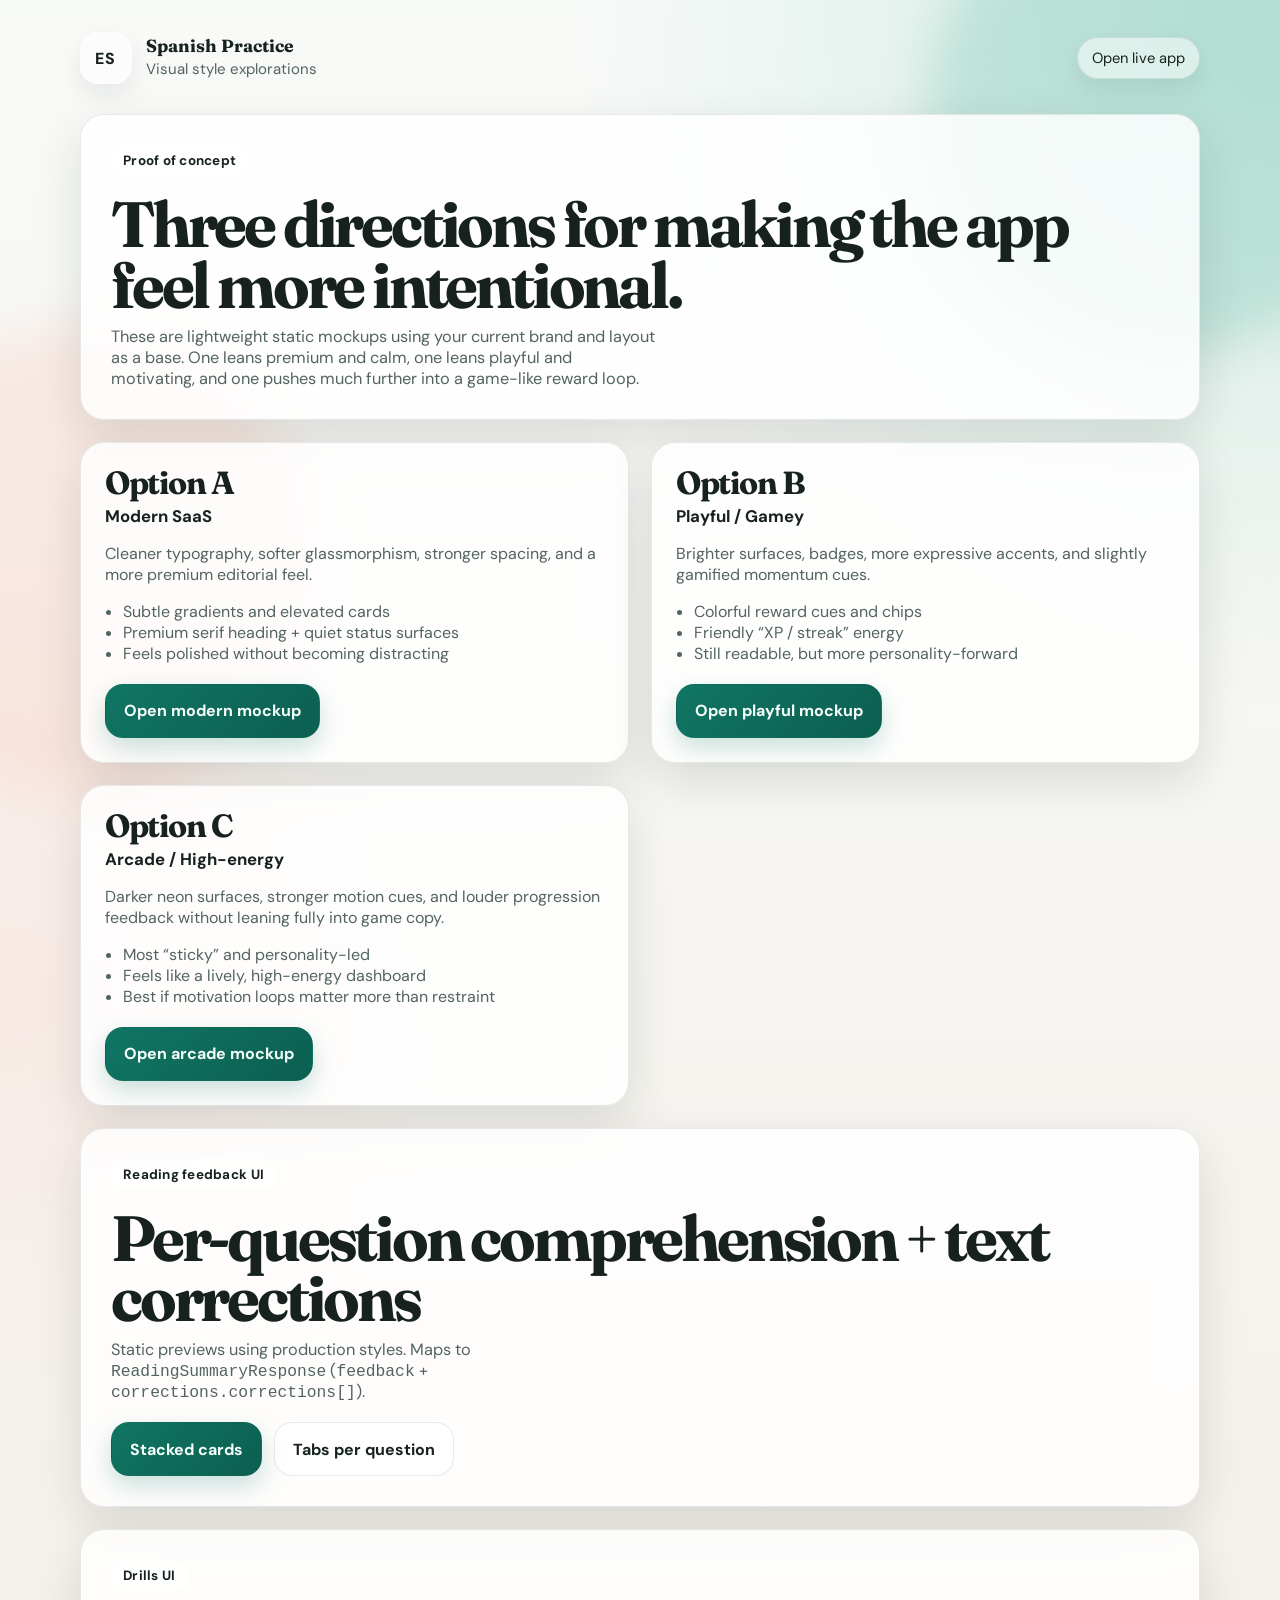
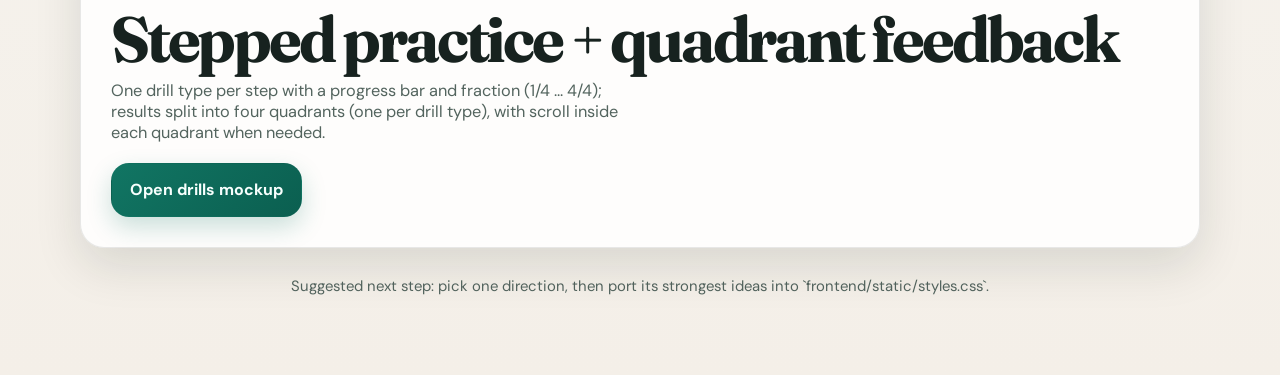
<file: frontend/static/mockups/index.html>
<!DOCTYPE html>
<html lang="en">
  <head>
    <meta charset="utf-8" />
    <meta name="viewport" content="width=device-width, initial-scale=1" />
    <title>Spanish Practice Style Lab</title>
    <link rel="icon" type="image/png" href="/static/favicon.png" />
    <link rel="stylesheet" href="../style-lab.css" />
    <link
      rel="stylesheet"
      href="https://fonts.googleapis.com/css2?family=DM+Sans:ital,opsz,wght@0,9..40,400;0,9..40,500;0,9..40,600;0,9..40,700&family=Fraunces:opsz,wght@9..144,500;9..144,600;9..144,700&display=swap"
    />
  </head>
  <body class="lab-page theme-modern">
    <main class="lab-shell">
      <div class="lab-topbar">
        <div class="brand-wrap">
          <div class="brand-mark">ES</div>
          <div>
            <p class="brand-title">Spanish Practice</p>
            <p class="brand-subtitle">Visual style explorations</p>
          </div>
        </div>
        <div class="top-links">
          <a class="pill-link" href="/">Open live app</a>
        </div>
      </div>

      <section class="panel hero-panel">
        <span class="eyebrow">Proof of concept</span>
        <h1 class="hero-title">Three directions for making the app feel more intentional.</h1>
        <p class="hero-copy">
          These are lightweight static mockups using your current brand and layout as a base.
          One leans premium and calm, one leans playful and motivating, and one pushes much
          further into a game-like reward loop.
        </p>
      </section>

      <section class="choice-grid" style="margin-top: 22px">
        <article class="panel choice-card">
          <h2>Option A</h2>
          <h3>Modern SaaS</h3>
          <p class="muted">
            Cleaner typography, softer glassmorphism, stronger spacing, and a more premium
            editorial feel.
          </p>
          <ul>
            <li>Subtle gradients and elevated cards</li>
            <li>Premium serif heading + quiet status surfaces</li>
            <li>Feels polished without becoming distracting</li>
          </ul>
          <div class="btn-row">
            <a class="btn btn-primary" href="./modern.html">Open modern mockup</a>
          </div>
        </article>

        <article class="panel choice-card">
          <h2>Option B</h2>
          <h3>Playful / Gamey</h3>
          <p class="muted">
            Brighter surfaces, badges, more expressive accents, and slightly gamified momentum
            cues.
          </p>
          <ul>
            <li>Colorful reward cues and chips</li>
            <li>Friendly “XP / streak” energy</li>
            <li>Still readable, but more personality-forward</li>
          </ul>
          <div class="btn-row">
            <a class="btn btn-primary" href="./playful.html">Open playful mockup</a>
          </div>
        </article>

        <article class="panel choice-card">
          <h2>Option C</h2>
          <h3>Arcade / High-energy</h3>
          <p class="muted">
            Darker neon surfaces, stronger motion cues, and louder progression feedback without
            leaning fully into game copy.
          </p>
          <ul>
            <li>Most “sticky” and personality-led</li>
            <li>Feels like a lively, high-energy dashboard</li>
            <li>Best if motivation loops matter more than restraint</li>
          </ul>
          <div class="btn-row">
            <a class="btn btn-primary" href="./arcade.html">Open arcade mockup</a>
          </div>
        </article>
      </section>

      <section class="panel hero-panel" style="margin-top: 22px">
        <span class="eyebrow">Reading feedback UI</span>
        <h2 class="hero-title">Per-question comprehension + text corrections</h2>
        <p class="hero-copy">
          Static previews using production styles. Maps to
          <code>ReadingSummaryResponse</code> (<code>feedback</code> + <code>corrections.corrections[]</code>).
        </p>
        <div class="btn-row">
          <a class="btn btn-primary" href="./reading-results-cards.html">Stacked cards</a>
          <a class="btn btn-secondary" href="./reading-results-tabs.html">Tabs per question</a>
        </div>
      </section>

      <section class="panel hero-panel" style="margin-top: 22px">
        <span class="eyebrow">Drills UI</span>
        <h2 class="hero-title">Stepped practice + quadrant feedback</h2>
        <p class="hero-copy">
          One drill type per step with a progress bar and fraction (1/4 … 4/4); results split into four
          quadrants (one per drill type), with scroll inside each quadrant when needed.
        </p>
        <div class="btn-row">
          <a class="btn btn-primary" href="./drills-wizard-feedback-grid.html">Open drills mockup</a>
        </div>
      </section>

      <p class="footer-note">
        Suggested next step: pick one direction, then port its strongest ideas into
        `frontend/static/styles.css`.
      </p>
    </main>
  </body>
</html>
</file>
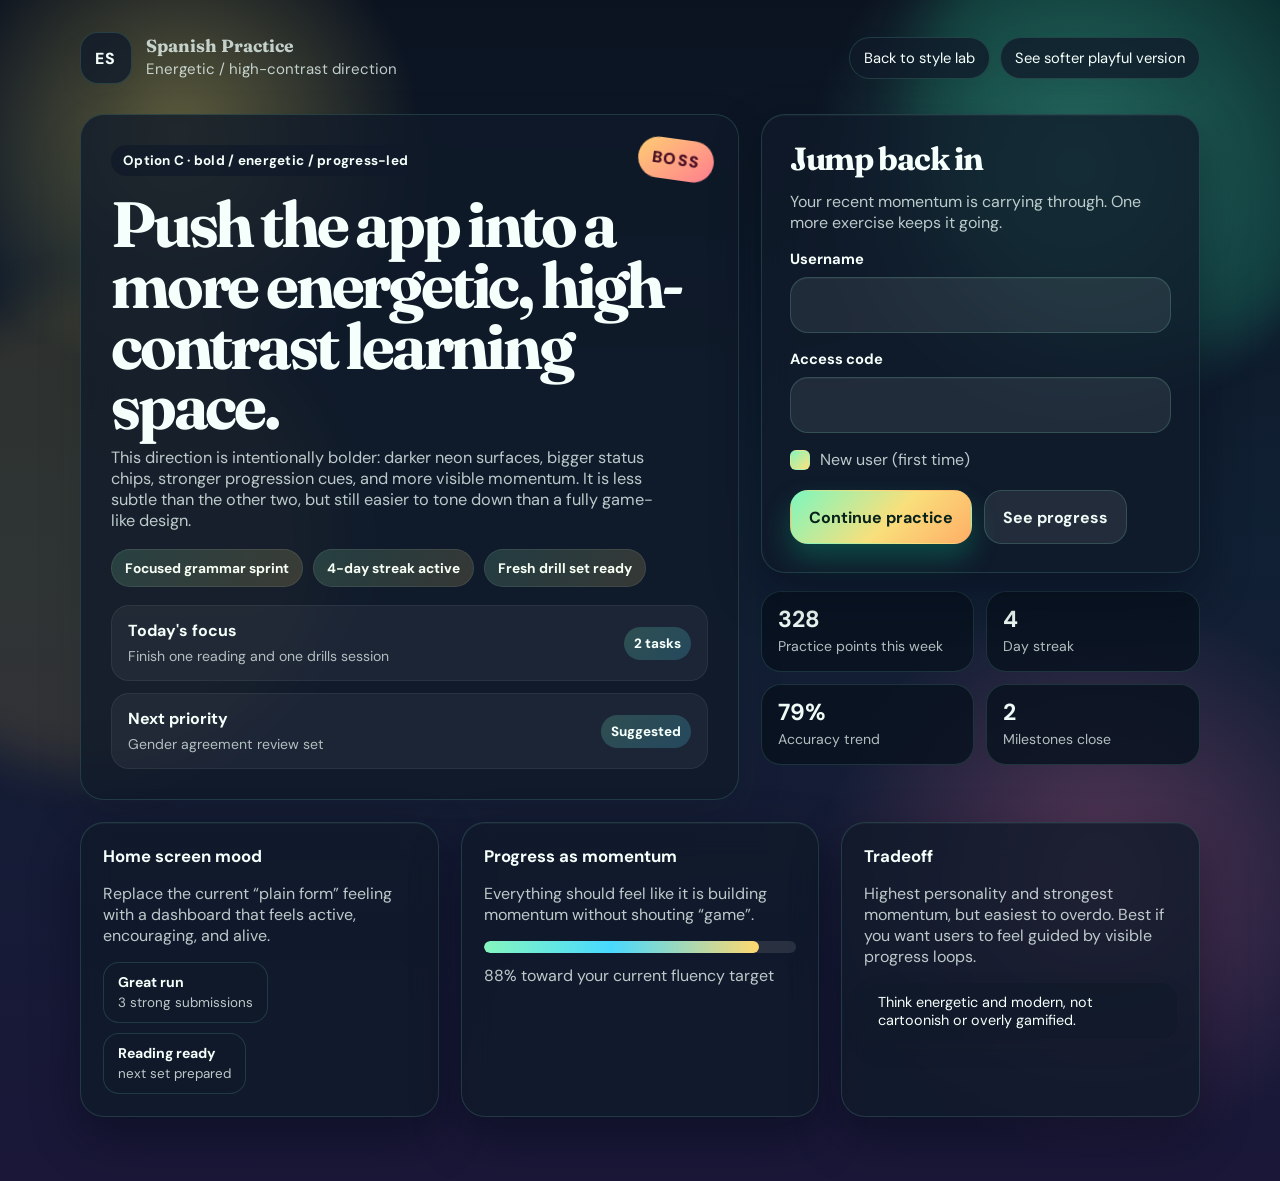
<file: frontend/static/mockups/arcade.html>
<!DOCTYPE html>
<html lang="en">
  <head>
    <meta charset="utf-8" />
    <meta name="viewport" content="width=device-width, initial-scale=1" />
    <title>Spanish Practice - Arcade Mockup</title>
    <link rel="stylesheet" href="../style-lab.css" />
    <link
      rel="stylesheet"
      href="https://fonts.googleapis.com/css2?family=DM+Sans:ital,opsz,wght@0,9..40,400;0,9..40,500;0,9..40,600;0,9..40,700&family=Fraunces:opsz,wght@9..144,500;9..144,600;9..144,700&display=swap"
    />
  </head>
  <body class="lab-page theme-arcade">
    <main class="lab-shell">
      <div class="lab-topbar">
        <div class="brand-wrap">
          <div class="brand-mark">ES</div>
          <div>
            <p class="brand-title">Spanish Practice</p>
            <p class="brand-subtitle">Energetic / high-contrast direction</p>
          </div>
        </div>
        <div class="top-links">
          <a class="pill-link" href="./index.html">Back to style lab</a>
          <a class="pill-link" href="./playful.html">See softer playful version</a>
        </div>
      </div>

      <section class="arcade-hero-grid">
        <article class="panel hero-panel boss-card">
          <span class="eyebrow">Option C · bold / energetic / progress-led</span>
          <h1 class="hero-title">Push the app into a more energetic, high-contrast learning space.</h1>
          <p class="hero-copy">
            This direction is intentionally bolder: darker neon surfaces, bigger status chips,
            stronger progression cues, and more visible momentum. It is less subtle than the
            other two, but still easier to tone down than a fully game-like design.
          </p>

          <div class="sparkle-row">
            <div class="sparkle">Focused grammar sprint</div>
            <div class="sparkle">4-day streak active</div>
            <div class="sparkle">Fresh drill set ready</div>
          </div>

          <div class="quest-list">
            <div class="quest">
              <div>
                <strong>Today's focus</strong>
                <span>Finish one reading and one drills session</span>
              </div>
              <div class="quest-pill">2 tasks</div>
            </div>
            <div class="quest">
              <div>
                <strong>Next priority</strong>
                <span>Gender agreement review set</span>
              </div>
              <div class="quest-pill">Suggested</div>
            </div>
          </div>
        </article>

        <div class="arcade-side-stack">
          <article class="panel mock-card">
            <h2>Jump back in</h2>
            <p class="muted">Your recent momentum is carrying through. One more exercise keeps it going.</p>

            <label class="field">
              <span>Username</span>
              <div class="input"></div>
            </label>

            <label class="field">
              <span>Access code</span>
              <div class="input"></div>
            </label>

            <div class="choice-line">
              <div class="checkbox"></div>
              <span>New user (first time)</span>
            </div>

            <div class="btn-row">
              <a class="btn btn-primary" href="#">Continue practice</a>
              <a class="btn btn-secondary" href="#">See progress</a>
            </div>
          </article>

          <section class="stat-tile-grid">
            <div class="stat-tile">
              <strong>328</strong>
              <span>Practice points this week</span>
            </div>
            <div class="stat-tile">
              <strong>4</strong>
              <span>Day streak</span>
            </div>
            <div class="stat-tile">
              <strong>79%</strong>
              <span>Accuracy trend</span>
            </div>
            <div class="stat-tile">
              <strong>2</strong>
              <span>Milestones close</span>
            </div>
          </section>
        </div>
      </section>

      <section class="preview-grid" style="margin-top: 22px">
        <article class="panel sample-card">
          <h3>Home screen mood</h3>
          <p class="muted">
            Replace the current “plain form” feeling with a dashboard that feels active,
            encouraging, and alive.
          </p>
          <div class="badge-row">
            <div class="badge"><strong>Great run</strong><span>3 strong submissions</span></div>
            <div class="badge"><strong>Reading ready</strong><span>next set prepared</span></div>
          </div>
        </article>

        <article class="panel sample-card">
          <h3>Progress as momentum</h3>
          <p class="muted">Everything should feel like it is building momentum without shouting “game”.</p>
          <div class="progress-bar"><span></span></div>
          <p class="muted" style="margin-top: 12px">88% toward your current fluency target</p>
        </article>

        <article class="panel sample-card">
          <h3>Tradeoff</h3>
          <p class="muted">
            Highest personality and strongest momentum, but easiest to overdo. Best if you want
            users to feel guided by visible progress loops.
          </p>
          <div class="floating-note">Think energetic and modern, not cartoonish or overly gamified.</div>
        </article>
      </section>
    </main>
  </body>
</html>
</file>
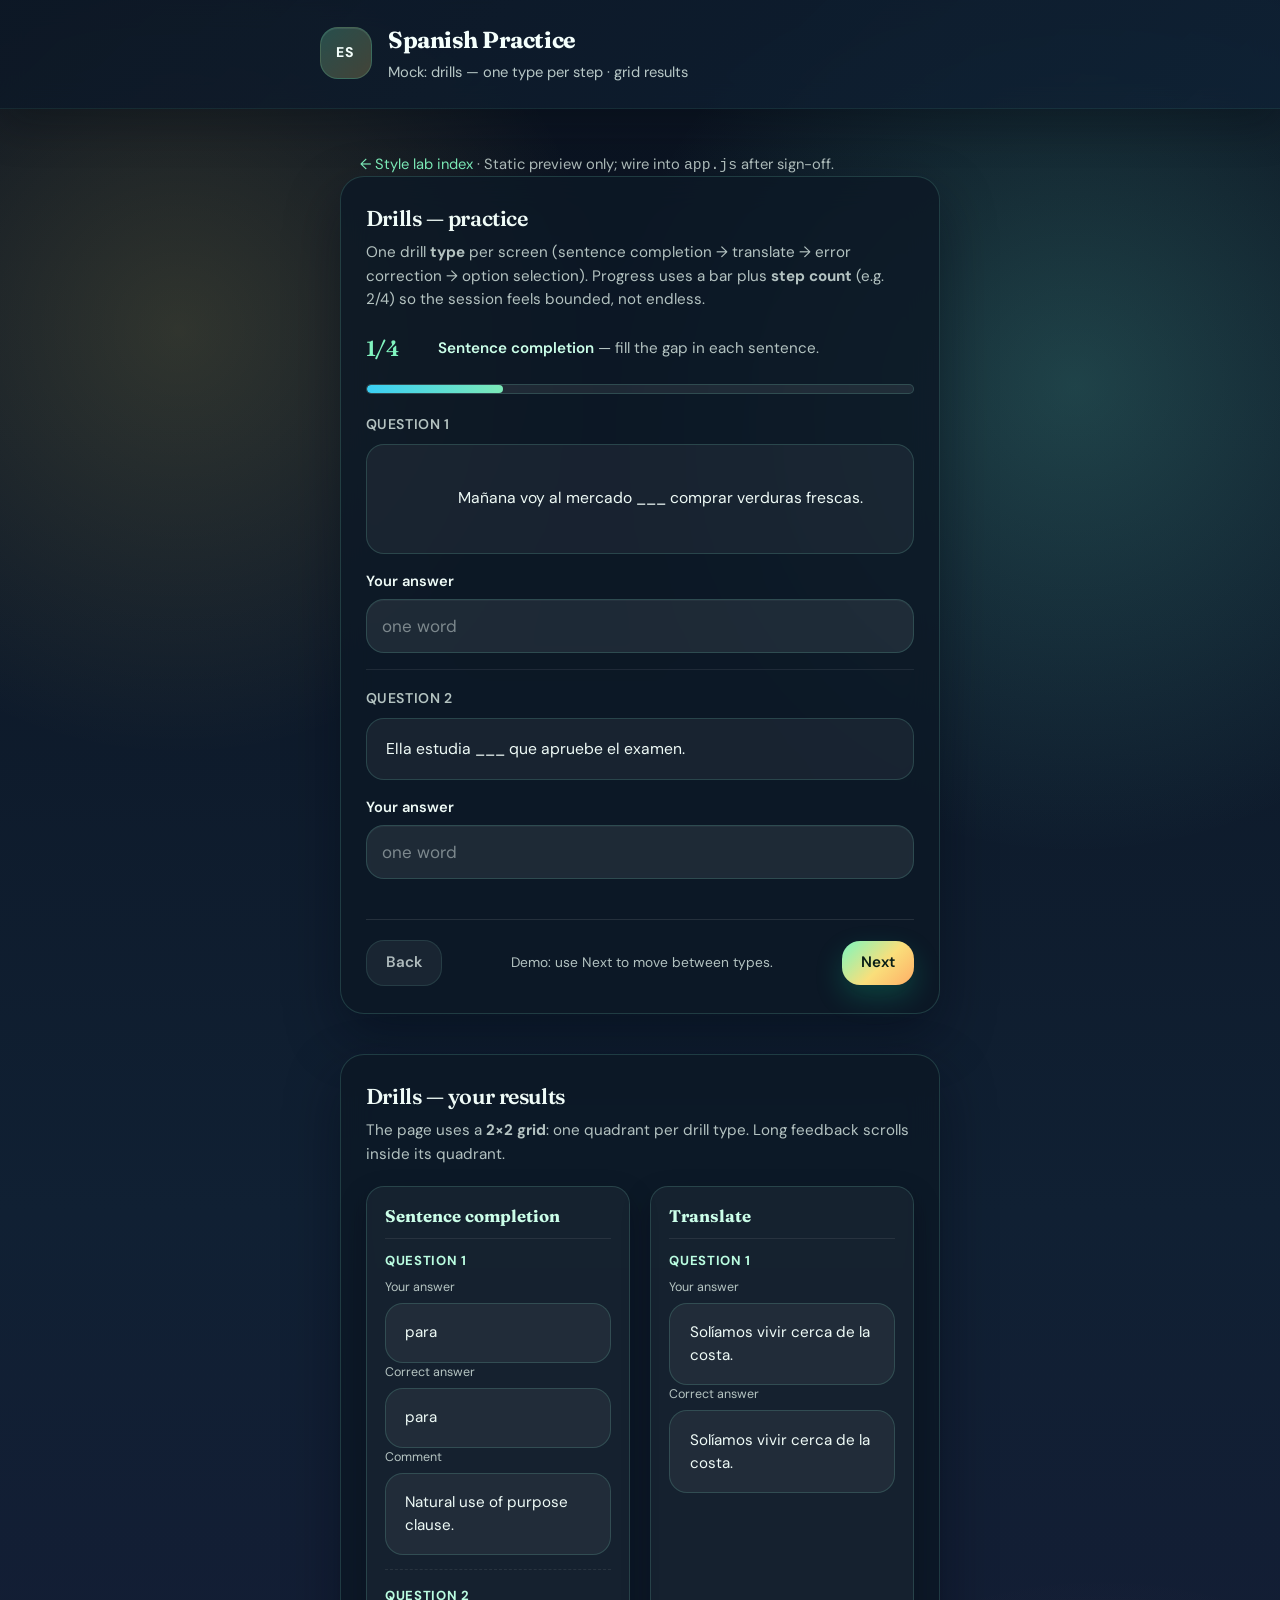
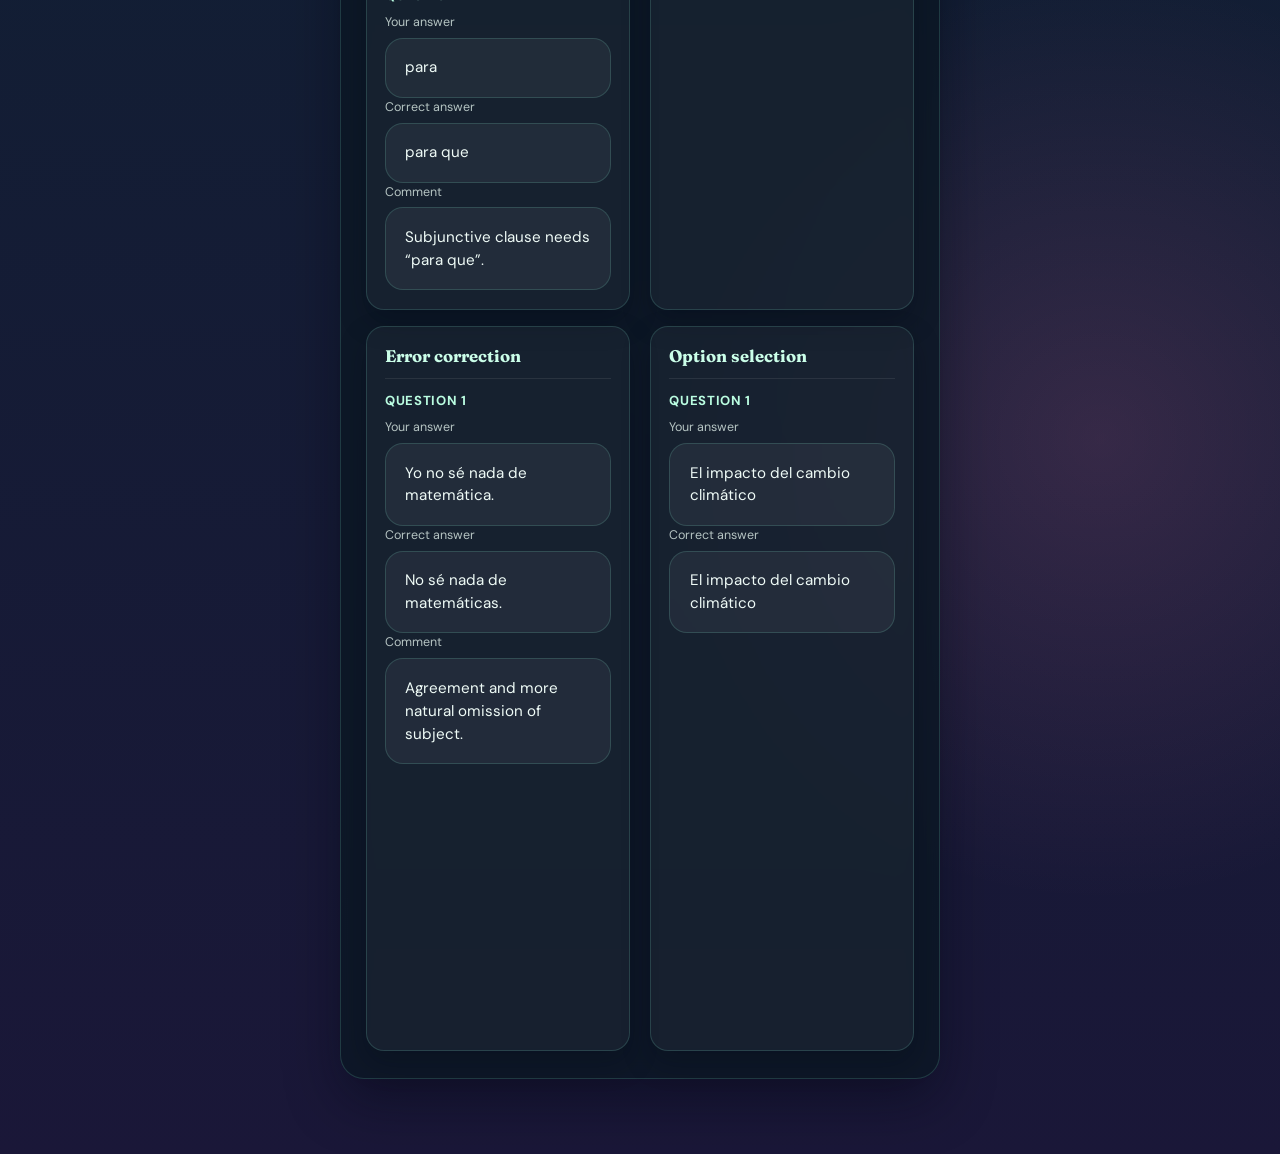
<file: frontend/static/mockups/drills-wizard-feedback-grid.html>
<!DOCTYPE html>
<html lang="en">
  <head>
    <meta charset="utf-8" />
    <meta name="viewport" content="width=device-width, initial-scale=1" />
    <title>Mock: Drills — stepped practice + grid feedback</title>
    <link rel="stylesheet" href="../styles.css" />
    <link
      rel="stylesheet"
      href="https://fonts.googleapis.com/css2?family=DM+Sans:ital,opsz,wght@0,9..40,400;0,9..40,500;0,9..40,600;0,9..40,700&family=Fraunces:opsz,wght@9..144,500;9..144,600;9..144,700&display=swap"
    />
    <style>
      /* Mock-only: drills stepped flow + feedback mosaic */
      .mock-nav {
        max-width: 56rem;
        margin: 0 auto;
        padding: 1rem 1.25rem 0;
        font-size: 0.92rem;
        color: var(--ink-soft);
      }
      .mock-nav a {
        color: var(--teal);
        text-decoration: none;
      }
      .mock-nav a:hover {
        text-decoration: underline;
      }

      /* Practice matches default app width; results block is wider (like production). */
      .drill-feedback-shell {
        margin-top: 2.5rem;
        max-width: min(76rem, calc(100vw - 2.5rem));
        margin-left: auto;
        margin-right: auto;
        width: 100%;
      }

      /* —— Practice wizard —— */
      .drill-wizard {
        position: relative;
      }

      .drill-progress-row {
        display: flex;
        align-items: center;
        justify-content: space-between;
        gap: 1rem;
        flex-wrap: wrap;
        margin-bottom: 1.15rem;
      }

      .drill-progress-count {
        font-family: var(--font-display);
        font-size: 1.35rem;
        font-weight: 600;
        color: var(--teal);
        letter-spacing: -0.02em;
        min-width: 3.5rem;
      }

      .drill-progress-label {
        flex: 1;
        min-width: 12rem;
        font-size: 0.95rem;
        color: var(--ink-soft);
      }

      .drill-progress-label strong {
        color: #cbffe9;
        font-weight: 600;
      }

      .drill-progress-bar {
        width: 100%;
        height: 10px;
        border-radius: 999px;
        background: rgba(255, 255, 255, 0.08);
        border: 1px solid var(--border);
        overflow: hidden;
        margin-bottom: 1.25rem;
      }

      .drill-progress-fill {
        height: 100%;
        width: 25%;
        border-radius: inherit;
        background: linear-gradient(
          90deg,
          rgba(59, 216, 255, 0.95) 0%,
          rgba(129, 244, 191, 0.95) 100%
        );
        transition: width 0.35s ease;
      }

      .drill-wizard-pages {
        position: relative;
        min-height: 12rem;
      }

      .drill-wizard-page {
        display: none;
        animation: mockFade 0.25s ease;
      }

      .drill-wizard-page.is-active {
        display: block;
      }

      @keyframes mockFade {
        from {
          opacity: 0;
          transform: translateY(4px);
        }
        to {
          opacity: 1;
          transform: translateY(0);
        }
      }

      .drill-wizard-nav {
        display: flex;
        justify-content: space-between;
        align-items: center;
        gap: 0.75rem;
        margin-top: 1.5rem;
        padding-top: 1.25rem;
        border-top: 1px solid rgba(255, 255, 255, 0.1);
      }

      .drill-wizard-hint {
        font-size: 0.86rem;
        color: var(--ink-soft);
        margin: 0;
      }

      /* Four quadrants (matches production `.drill-feedback-grid`). */
      .drill-feedback-grid {
        display: grid;
        grid-template-columns: repeat(2, minmax(0, 1fr));
        grid-template-rows: repeat(2, minmax(0, 1fr));
        gap: 1rem 1.25rem;
        align-items: stretch;
        min-height: min(88vh, 56rem);
      }

      .drill-feedback-tile {
        border: 1px solid var(--border);
        border-radius: var(--radius-sm);
        background: rgba(255, 255, 255, 0.04);
        box-shadow: var(--shadow-sm);
        padding: 1rem 1.15rem 1.2rem;
        min-height: 0;
        overflow-y: auto;
        display: flex;
        flex-direction: column;
      }

      .drill-feedback-tile-body {
        flex: 1;
        min-height: 0;
      }

      .drill-feedback-tile-head {
        margin: 0 0 0.75rem;
        padding-bottom: 0.55rem;
        border-bottom: 1px solid rgba(255, 255, 255, 0.08);
        font-family: var(--font-display);
        font-size: 1.05rem;
        color: #cbffe9;
      }

      .drill-feedback-mini {
        margin-bottom: 1rem;
        padding-bottom: 0.85rem;
        border-bottom: 1px dashed rgba(255, 255, 255, 0.08);
      }

      .drill-feedback-mini:last-child {
        margin-bottom: 0;
        padding-bottom: 0;
        border-bottom: none;
      }

      .drill-feedback-mini h5 {
        margin: 0 0 0.4rem;
        font-size: 0.82rem;
        font-weight: 700;
        text-transform: uppercase;
        letter-spacing: 0.05em;
        color: #bafde1;
      }

      .drill-feedback-mini .passage {
        margin: 0;
        font-size: 0.95rem;
        line-height: 1.5;
      }

      .drill-feedback-legend {
        font-size: 0.78rem;
        color: var(--ink-soft);
        margin: 0 0 0.35rem;
      }

      @media (max-width: 720px) {
        .drill-feedback-grid {
          grid-template-columns: 1fr;
          grid-template-rows: none;
          grid-auto-rows: auto;
          min-height: unset;
        }

        .drill-feedback-tile {
          overflow-y: visible;
        }
      }

      /* Match production inputs; keep textarea shorter in the demo */
      .mock-textarea-compact {
        min-height: 6.5rem;
      }

      .mock-passage-issue {
        border-left: 3px solid var(--coral);
      }

      .mock-q-label {
        margin: 0 0 0.5rem;
        color: var(--ink-soft);
        font-size: 0.88rem;
        text-transform: uppercase;
        letter-spacing: 0.04em;
        font-weight: 600;
      }
    </style>
  </head>
  <body>
    <header class="site-header">
      <div class="site-header-inner">
        <span class="site-mark" aria-hidden="true">ES</span>
        <div>
          <p class="site-brand">Spanish Practice</p>
          <p class="site-tagline">Mock: drills — one type per step · grid results</p>
        </div>
      </div>
    </header>

    <main class="site-main">
      <p class="mock-nav">
        <a href="./index.html">← Style lab index</a>
        · Static preview only; wire into <code>app.js</code> after sign-off.
      </p>

      <!-- —— A: Practice (one drill type “page” at a time) —— -->
      <section class="panel card">
        <h2 class="panel-title">Drills — practice</h2>
        <p class="panel-lead">
          One drill <strong>type</strong> per screen (sentence completion → translate → error correction →
          option selection). Progress uses a bar plus <strong>step count</strong> (e.g. 2/4) so the
          session feels bounded, not endless.
        </p>

        <div class="drill-wizard" id="drill-wizard-demo">
          <div class="drill-progress-row" aria-live="polite">
            <span class="drill-progress-count" id="drill-step-count">1/4</span>
            <p class="drill-progress-label" id="drill-step-desc">
              <strong>Sentence completion</strong> — fill the gap in each sentence.
            </p>
          </div>
          <div
            class="drill-progress-bar"
            role="progressbar"
            aria-valuemin="1"
            aria-valuemax="4"
            aria-valuenow="1"
            aria-labelledby="drill-step-desc"
            id="drill-progress-bar"
          >
            <div class="drill-progress-fill" id="drill-progress-fill"></div>
          </div>

          <div class="drill-wizard-pages">
            <div class="drill-wizard-page is-active" data-step="0" aria-hidden="false">
              <div class="question-block">
                <p class="mock-q-label">Question 1</p>
                <p class="passage">
                  Mañana voy al mercado ___ comprar verduras frescas.
                </p>
                <label for="mock-sc1">Your answer</label>
                <input id="mock-sc1" type="text" placeholder="one word" />
              </div>
              <div class="question-block">
                <p class="mock-q-label">Question 2</p>
                <p class="passage">Ella estudia ___ que apruebe el examen.</p>
                <label for="mock-sc2">Your answer</label>
                <input id="mock-sc2" type="text" placeholder="one word" />
              </div>
            </div>

            <div class="drill-wizard-page" data-step="1" aria-hidden="true">
              <div class="question-block">
                <p class="mock-q-label">Question 1</p>
                <p class="passage">Translate: “We used to live near the coast.”</p>
                <label for="mock-tr1">Your answer</label>
                <textarea class="mock-textarea-compact" id="mock-tr1" rows="4"></textarea>
              </div>
            </div>

            <div class="drill-wizard-page" data-step="2" aria-hidden="true">
              <div class="question-block">
                <p class="mock-q-label">Question 1</p>
                <p class="passage mock-passage-issue">Yo no sé nada de matemáticas.</p>
                <p class="hint">Correct the mistake.</p>
                <label for="mock-ec1">Your answer</label>
                <input id="mock-ec1" type="text" />
              </div>
            </div>

            <div class="drill-wizard-page" data-step="3" aria-hidden="true">
              <div class="question-block">
                <p class="mock-q-label">Question 1</p>
                <p class="passage">¿Cuál es el tema principal del texto?</p>
                <ul class="option-list" role="radiogroup" aria-label="Choose one">
                  <li>
                    <label>
                      <input type="radio" name="mock-opt" value="a" required />
                      La historia del autor
                    </label>
                  </li>
                  <li>
                    <label>
                      <input type="radio" name="mock-opt" value="b" />
                      El impacto del cambio climático
                    </label>
                  </li>
                  <li>
                    <label>
                      <input type="radio" name="mock-opt" value="c" />
                      Las tradiciones locales
                    </label>
                  </li>
                </ul>
              </div>
            </div>
          </div>

          <div class="drill-wizard-nav">
            <button type="button" class="btn btn-secondary" id="drill-btn-back" disabled>
              Back
            </button>
            <p class="drill-wizard-hint">Demo: use Next to move between types.</p>
            <button type="button" class="btn btn-primary" id="drill-btn-next">Next</button>
          </div>
        </div>
      </section>

      <!-- —— B: Results (2×2 quadrants, one drill type per quadrant) —— -->
      <section class="panel card drill-feedback-shell">
        <h2 class="panel-title">Drills — your results</h2>
        <p class="panel-lead">
          The page uses a <strong>2×2 grid</strong>: one quadrant per drill type. Long feedback scrolls
          inside its quadrant.
        </p>

        <div class="drill-feedback-grid" aria-label="Drill feedback by type">
          <article class="drill-feedback-tile">
            <h3 class="drill-feedback-tile-head">Sentence completion</h3>
            <div class="drill-feedback-tile-body">
              <div class="drill-feedback-mini">
                <h5>Question 1</h5>
                <p class="drill-feedback-legend">Your answer</p>
                <p class="passage">para</p>
                <p class="drill-feedback-legend">Correct answer</p>
                <p class="passage">para</p>
                <p class="drill-feedback-legend">Comment</p>
                <p class="passage">Natural use of purpose clause.</p>
              </div>
              <div class="drill-feedback-mini">
                <h5>Question 2</h5>
                <p class="drill-feedback-legend">Your answer</p>
                <p class="passage">para</p>
                <p class="drill-feedback-legend">Correct answer</p>
                <p class="passage">para que</p>
                <p class="drill-feedback-legend">Comment</p>
                <p class="passage">Subjunctive clause needs “para que”.</p>
              </div>
            </div>
          </article>

          <article class="drill-feedback-tile">
            <h3 class="drill-feedback-tile-head">Translate</h3>
            <div class="drill-feedback-tile-body">
              <div class="drill-feedback-mini">
                <h5>Question 1</h5>
                <p class="drill-feedback-legend">Your answer</p>
                <p class="passage">Solíamos vivir cerca de la costa.</p>
                <p class="drill-feedback-legend">Correct answer</p>
                <p class="passage">Solíamos vivir cerca de la costa.</p>
              </div>
            </div>
          </article>

          <article class="drill-feedback-tile">
            <h3 class="drill-feedback-tile-head">Error correction</h3>
            <div class="drill-feedback-tile-body">
              <div class="drill-feedback-mini">
                <h5>Question 1</h5>
                <p class="drill-feedback-legend">Your answer</p>
                <p class="passage">Yo no sé nada de matemática.</p>
                <p class="drill-feedback-legend">Correct answer</p>
                <p class="passage">No sé nada de matemáticas.</p>
                <p class="drill-feedback-legend">Comment</p>
                <p class="passage">Agreement and more natural omission of subject.</p>
              </div>
            </div>
          </article>

          <article class="drill-feedback-tile">
            <h3 class="drill-feedback-tile-head">Option selection</h3>
            <div class="drill-feedback-tile-body">
              <div class="drill-feedback-mini">
                <h5>Question 1</h5>
                <p class="drill-feedback-legend">Your answer</p>
                <p class="passage">El impacto del cambio climático</p>
                <p class="drill-feedback-legend">Correct answer</p>
                <p class="passage">El impacto del cambio climático</p>
              </div>
            </div>
          </article>
        </div>
      </section>
    </main>

    <script>
      (function () {
        const steps = [
          {
            title: "Sentence completion",
            blurb: "fill the gap in each sentence.",
            pct: 25,
          },
          {
            title: "Translate",
            blurb: "translate each prompt into Spanish.",
            pct: 50,
          },
          {
            title: "Error correction",
            blurb: "fix the mistake in each sentence.",
            pct: 75,
          },
          {
            title: "Option selection",
            blurb: "choose the best answer for each question.",
            pct: 100,
          },
        ];

        const pages = document.querySelectorAll(".drill-wizard-page");
        const fill = document.getElementById("drill-progress-fill");
        const bar = document.getElementById("drill-progress-bar");
        const countEl = document.getElementById("drill-step-count");
        const descEl = document.getElementById("drill-step-desc");
        const btnBack = document.getElementById("drill-btn-back");
        const btnNext = document.getElementById("drill-btn-next");

        let i = 0;

        function render() {
          const n = i + 1;
          countEl.textContent = n + "/" + steps.length;
          descEl.innerHTML =
            "<strong>" +
            steps[i].title +
            "</strong> — " +
            steps[i].blurb;
          fill.style.width = steps[i].pct + "%";
          bar.setAttribute("aria-valuenow", String(n));
          btnBack.disabled = i === 0;
          btnNext.textContent = i === steps.length - 1 ? "Submit drills" : "Next";

          pages.forEach(function (p, j) {
            var on = j === i;
            p.classList.toggle("is-active", on);
            p.setAttribute("aria-hidden", on ? "false" : "true");
          });
        }

        btnBack.addEventListener("click", function () {
          if (i > 0) {
            i -= 1;
            render();
          }
        });

        btnNext.addEventListener("click", function () {
          if (i < steps.length - 1) {
            i += 1;
            render();
          } else {
            document.querySelector(".drill-feedback-shell")?.scrollIntoView({
              behavior: "smooth",
              block: "start",
            });
          }
        });

        render();
      })();
    </script>
  </body>
</html>
</file>
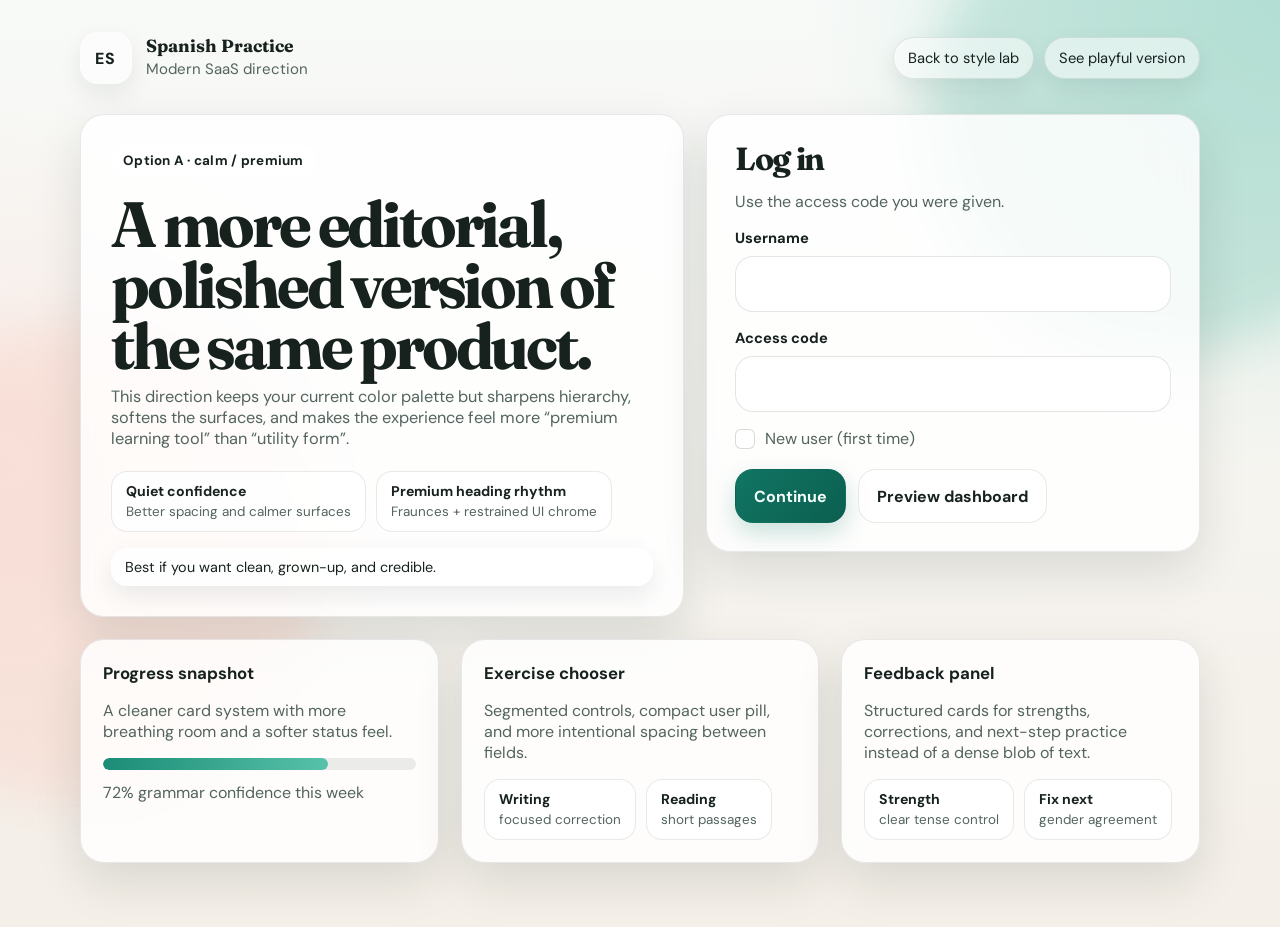
<file: frontend/static/mockups/modern.html>
<!DOCTYPE html>
<html lang="en">
  <head>
    <meta charset="utf-8" />
    <meta name="viewport" content="width=device-width, initial-scale=1" />
    <title>Spanish Practice - Modern Mockup</title>
    <link rel="stylesheet" href="../style-lab.css" />
    <link
      rel="stylesheet"
      href="https://fonts.googleapis.com/css2?family=DM+Sans:ital,opsz,wght@0,9..40,400;0,9..40,500;0,9..40,600;0,9..40,700&family=Fraunces:opsz,wght@9..144,500;9..144,600;9..144,700&display=swap"
    />
  </head>
  <body class="lab-page theme-modern">
    <main class="lab-shell">
      <div class="lab-topbar">
        <div class="brand-wrap">
          <div class="brand-mark">ES</div>
          <div>
            <p class="brand-title">Spanish Practice</p>
            <p class="brand-subtitle">Modern SaaS direction</p>
          </div>
        </div>
        <div class="top-links">
          <a class="pill-link" href="./index.html">Back to style lab</a>
          <a class="pill-link" href="./playful.html">See playful version</a>
        </div>
      </div>

      <section class="hero-grid">
        <article class="panel hero-panel">
          <span class="eyebrow">Option A · calm / premium</span>
          <h1 class="hero-title">A more editorial, polished version of the same product.</h1>
          <p class="hero-copy">
            This direction keeps your current color palette but sharpens hierarchy, softens the
            surfaces, and makes the experience feel more “premium learning tool” than “utility
            form”.
          </p>

          <div class="stack">
            <div class="mini-stat-row">
              <div class="mini-stat">
                <strong>Quiet confidence</strong>
                <span>Better spacing and calmer surfaces</span>
              </div>
              <div class="mini-stat">
                <strong>Premium heading rhythm</strong>
                <span>Fraunces + restrained UI chrome</span>
              </div>
            </div>
            <div class="floating-note">Best if you want clean, grown-up, and credible.</div>
          </div>
        </article>

        <article class="panel mock-card">
          <h2>Log in</h2>
          <p class="muted">Use the access code you were given.</p>

          <label class="field">
            <span>Username</span>
            <div class="input"></div>
          </label>

          <label class="field">
            <span>Access code</span>
            <div class="input"></div>
          </label>

          <div class="choice-line">
            <div class="checkbox"></div>
            <span>New user (first time)</span>
          </div>

          <div class="btn-row">
            <a class="btn btn-primary" href="#">Continue</a>
            <a class="btn btn-secondary" href="#">Preview dashboard</a>
          </div>
        </article>
      </section>

      <section class="preview-grid" style="margin-top: 22px">
        <article class="panel sample-card">
          <h3>Progress snapshot</h3>
          <p class="muted">A cleaner card system with more breathing room and a softer status feel.</p>
          <div class="progress-bar"><span></span></div>
          <p class="muted" style="margin-top: 12px">72% grammar confidence this week</p>
        </article>

        <article class="panel sample-card">
          <h3>Exercise chooser</h3>
          <p class="muted">
            Segmented controls, compact user pill, and more intentional spacing between fields.
          </p>
          <div class="badge-row">
            <div class="badge"><strong>Writing</strong><span>focused correction</span></div>
            <div class="badge"><strong>Reading</strong><span>short passages</span></div>
          </div>
        </article>

        <article class="panel sample-card">
          <h3>Feedback panel</h3>
          <p class="muted">
            Structured cards for strengths, corrections, and next-step practice instead of a dense
            blob of text.
          </p>
          <div class="badge-row">
            <div class="badge"><strong>Strength</strong><span>clear tense control</span></div>
            <div class="badge"><strong>Fix next</strong><span>gender agreement</span></div>
          </div>
        </article>
      </section>
    </main>
  </body>
</html>
</file>
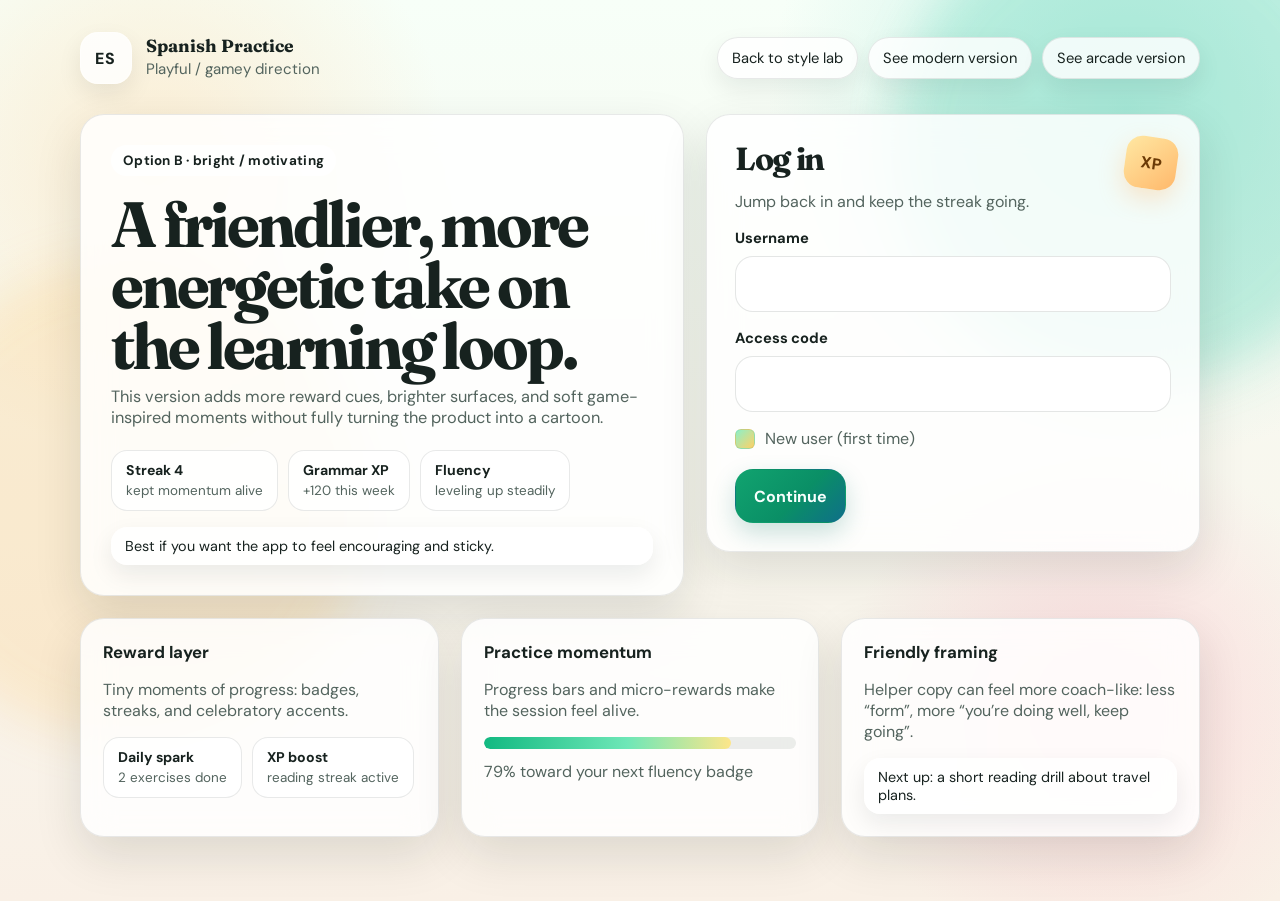
<file: frontend/static/mockups/playful.html>
<!DOCTYPE html>
<html lang="en">
  <head>
    <meta charset="utf-8" />
    <meta name="viewport" content="width=device-width, initial-scale=1" />
    <title>Spanish Practice - Playful Mockup</title>
    <link rel="stylesheet" href="../style-lab.css" />
    <link
      rel="stylesheet"
      href="https://fonts.googleapis.com/css2?family=DM+Sans:ital,opsz,wght@0,9..40,400;0,9..40,500;0,9..40,600;0,9..40,700&family=Fraunces:opsz,wght@9..144,500;9..144,600;9..144,700&display=swap"
    />
  </head>
  <body class="lab-page theme-playful">
    <main class="lab-shell">
      <div class="lab-topbar">
        <div class="brand-wrap">
          <div class="brand-mark">ES</div>
          <div>
            <p class="brand-title">Spanish Practice</p>
            <p class="brand-subtitle">Playful / gamey direction</p>
          </div>
        </div>
        <div class="top-links">
          <a class="pill-link" href="./index.html">Back to style lab</a>
          <a class="pill-link" href="./modern.html">See modern version</a>
          <a class="pill-link" href="./arcade.html">See arcade version</a>
        </div>
      </div>

      <section class="hero-grid">
        <article class="panel hero-panel">
          <span class="eyebrow">Option B · bright / motivating</span>
          <h1 class="hero-title">A friendlier, more energetic take on the learning loop.</h1>
          <p class="hero-copy">
            This version adds more reward cues, brighter surfaces, and soft game-inspired moments
            without fully turning the product into a cartoon.
          </p>

          <div class="stack">
            <div class="badge-row">
              <div class="badge"><strong>Streak 4</strong><span>kept momentum alive</span></div>
              <div class="badge"><strong>Grammar XP</strong><span>+120 this week</span></div>
              <div class="badge"><strong>Fluency</strong><span>leveling up steadily</span></div>
            </div>
            <div class="floating-note">Best if you want the app to feel encouraging and sticky.</div>
          </div>
        </article>

        <article class="panel mock-card">
          <h2>Log in</h2>
          <p class="muted">Jump back in and keep the streak going.</p>

          <label class="field">
            <span>Username</span>
            <div class="input"></div>
          </label>

          <label class="field">
            <span>Access code</span>
            <div class="input"></div>
          </label>

          <div class="choice-line">
            <div class="checkbox"></div>
            <span>New user (first time)</span>
          </div>

          <div class="btn-row">
            <a class="btn btn-primary" href="#">Continue</a>
          </div>
        </article>
      </section>

      <section class="preview-grid" style="margin-top: 22px">
        <article class="panel sample-card">
          <h3>Reward layer</h3>
          <p class="muted">Tiny moments of progress: badges, streaks, and celebratory accents.</p>
          <div class="badge-row">
            <div class="badge"><strong>Daily spark</strong><span>2 exercises done</span></div>
            <div class="badge"><strong>XP boost</strong><span>reading streak active</span></div>
          </div>
        </article>

        <article class="panel sample-card">
          <h3>Practice momentum</h3>
          <p class="muted">Progress bars and micro-rewards make the session feel alive.</p>
          <div class="progress-bar"><span></span></div>
          <p class="muted" style="margin-top: 12px">79% toward your next fluency badge</p>
        </article>

        <article class="panel sample-card">
          <h3>Friendly framing</h3>
          <p class="muted">
            Helper copy can feel more coach-like: less “form”, more “you’re doing well, keep
            going”.
          </p>
          <div class="floating-note">Next up: a short reading drill about travel plans.</div>
        </article>
      </section>
    </main>
  </body>
</html>
</file>
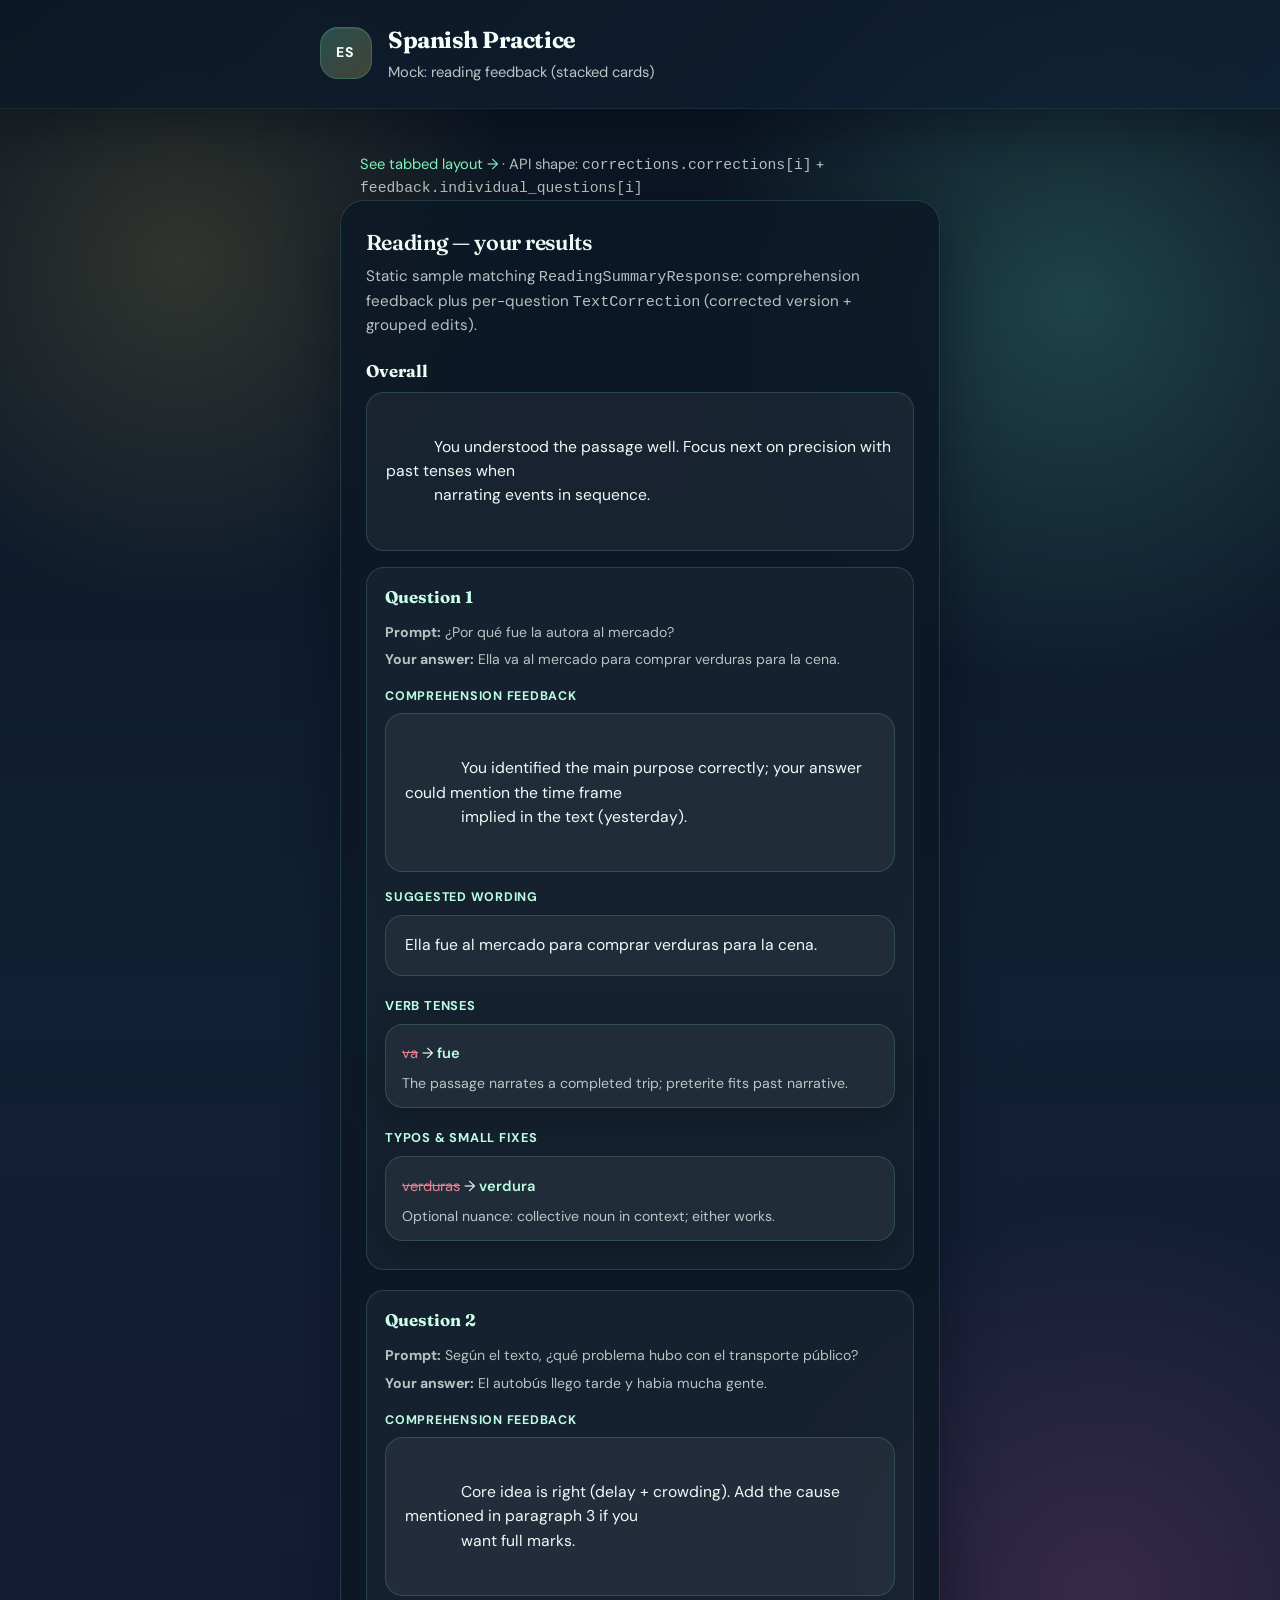
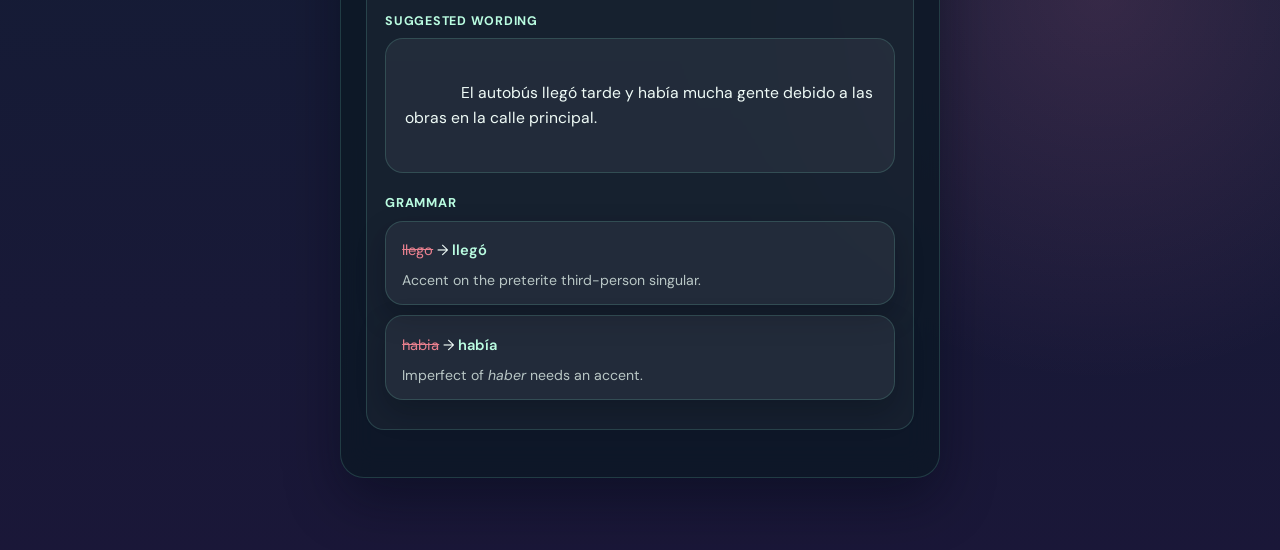
<file: frontend/static/mockups/reading-results-cards.html>
<!DOCTYPE html>
<html lang="en">
  <head>
    <meta charset="utf-8" />
    <meta name="viewport" content="width=device-width, initial-scale=1" />
    <title>Mock: Reading results (stacked cards)</title>
    <link rel="stylesheet" href="../styles.css" />
    <link
      rel="stylesheet"
      href="https://fonts.googleapis.com/css2?family=DM+Sans:ital,opsz,wght@0,9..40,400;0,9..40,500;0,9..40,600;0,9..40,700&family=Fraunces:opsz,wght@9..144,500;9..144,600;9..144,700&display=swap"
    />
    <style>
      .mock-nav {
        max-width: 40rem;
        margin: 0 auto;
        padding: 1rem 1.25rem 0;
        font-size: 0.92rem;
        color: var(--ink-soft);
      }
      .mock-nav a {
        color: var(--teal);
        text-decoration: none;
      }
      .mock-nav a:hover {
        text-decoration: underline;
      }
      .reading-q-card {
        border: 1px solid var(--border);
        border-radius: var(--radius-sm);
        background: rgba(255, 255, 255, 0.04);
        padding: 1rem 1.15rem 1.15rem;
        margin-bottom: 1.25rem;
      }
      .reading-q-card h4 {
        margin: 0 0 0.75rem;
        font-family: var(--font-display);
        font-size: 1.05rem;
        color: #cbffe9;
      }
      .reading-meta {
        font-size: 0.88rem;
        color: var(--ink-soft);
        margin: 0 0 0.35rem;
      }
      .reading-section-label {
        font-size: 0.78rem;
        font-weight: 700;
        text-transform: uppercase;
        letter-spacing: 0.06em;
        color: #bafde1;
        margin: 1rem 0 0.45rem;
      }
      .reading-section-label:first-of-type {
        margin-top: 0.25rem;
      }
    </style>
  </head>
  <body>
    <header class="site-header">
      <div class="site-header-inner">
        <span class="site-mark" aria-hidden="true">ES</span>
        <div>
          <p class="site-brand">Spanish Practice</p>
          <p class="site-tagline">Mock: reading feedback (stacked cards)</p>
        </div>
      </div>
    </header>

    <main class="site-main">
      <p class="mock-nav">
        <a href="./reading-results-tabs.html">See tabbed layout →</a>
        · API shape: <code>corrections.corrections[i]</code> + <code>feedback.individual_questions[i]</code>
      </p>

      <section class="panel card">
        <h2 class="panel-title">Reading — your results</h2>
        <p class="panel-lead">
          Static sample matching <code>ReadingSummaryResponse</code>: comprehension feedback plus
          per-question <code>TextCorrection</code> (corrected version + grouped edits).
        </p>

        <div class="feedback-block">
          <h3>Overall</h3>
          <p class="passage">
            You understood the passage well. Focus next on precision with past tenses when
            narrating events in sequence.
          </p>

          <!-- Question 1 -->
          <div class="reading-q-card">
            <h4>Question 1</h4>
            <p class="reading-meta"><strong>Prompt:</strong> ¿Por qué fue la autora al mercado?</p>
            <p class="reading-meta"><strong>Your answer:</strong> Ella va al mercado para comprar verduras para la cena.</p>

            <p class="reading-section-label">Comprehension feedback</p>
            <p class="passage" style="margin-bottom: 0">
              You identified the main purpose correctly; your answer could mention the time frame
              implied in the text (yesterday).
            </p>

            <p class="reading-section-label">Suggested wording</p>
            <p class="passage">Ella fue al mercado para comprar verduras para la cena.</p>

            <div class="correction-section">
              <p class="correction-section-title">Verb tenses</p>
              <div class="correction-card">
                <p class="diff-line"><del>va</del> → <ins>fue</ins></p>
                <p class="reason">The passage narrates a completed trip; preterite fits past narrative.</p>
              </div>
            </div>

            <div class="correction-section">
              <p class="correction-section-title">Typos &amp; small fixes</p>
              <div class="correction-card">
                <p class="diff-line"><del>verduras</del> → <ins>verdura</ins></p>
                <p class="reason">Optional nuance: collective noun in context; either works.</p>
              </div>
            </div>
          </div>

          <!-- Question 2 -->
          <div class="reading-q-card">
            <h4>Question 2</h4>
            <p class="reading-meta">
              <strong>Prompt:</strong> Según el texto, ¿qué problema hubo con el transporte público?
            </p>
            <p class="reading-meta">
              <strong>Your answer:</strong> El autobús llego tarde y habia mucha gente.
            </p>

            <p class="reading-section-label">Comprehension feedback</p>
            <p class="passage" style="margin-bottom: 0">
              Core idea is right (delay + crowding). Add the cause mentioned in paragraph 3 if you
              want full marks.
            </p>

            <p class="reading-section-label">Suggested wording</p>
            <p class="passage">
              El autobús llegó tarde y había mucha gente debido a las obras en la calle principal.
            </p>

            <div class="correction-section">
              <p class="correction-section-title">Grammar</p>
              <div class="correction-card">
                <p class="diff-line"><del>llego</del> → <ins>llegó</ins></p>
                <p class="reason">Accent on the preterite third-person singular.</p>
              </div>
              <div class="correction-card">
                <p class="diff-line"><del>habia</del> → <ins>había</ins></p>
                <p class="reason">Imperfect of <em>haber</em> needs an accent.</p>
              </div>
            </div>
          </div>
        </div>
      </section>
    </main>
  </body>
</html>
</file>
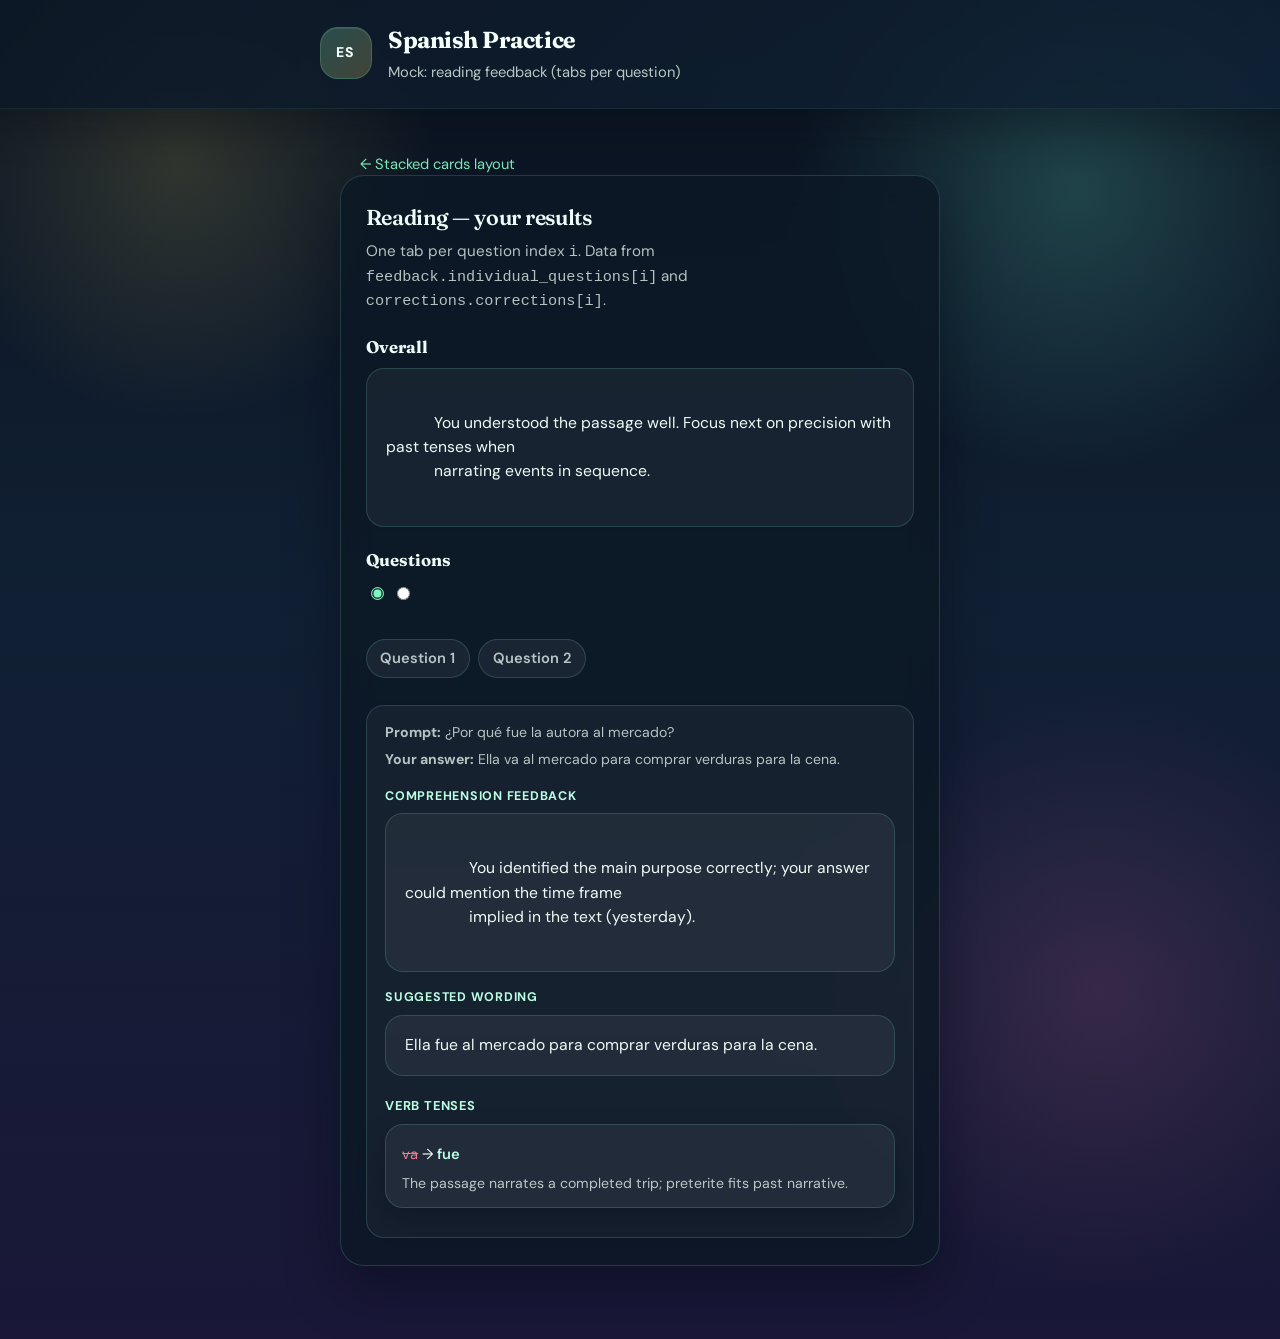
<file: frontend/static/mockups/reading-results-tabs.html>
<!DOCTYPE html>
<html lang="en">
  <head>
    <meta charset="utf-8" />
    <meta name="viewport" content="width=device-width, initial-scale=1" />
    <title>Mock: Reading results (tabs)</title>
    <link rel="stylesheet" href="../styles.css" />
    <link
      rel="stylesheet"
      href="https://fonts.googleapis.com/css2?family=DM+Sans:ital,opsz,wght@0,9..40,400;0,9..40,500;0,9..40,600;0,9..40,700&family=Fraunces:opsz,wght@9..144,500;9..144,600;9..144,700&display=swap"
    />
    <style>
      .mock-nav {
        max-width: 40rem;
        margin: 0 auto;
        padding: 1rem 1.25rem 0;
        font-size: 0.92rem;
        color: var(--ink-soft);
      }
      .mock-nav a {
        color: var(--teal);
        text-decoration: none;
      }
      .mock-nav a:hover {
        text-decoration: underline;
      }
      .tab-rail {
        display: flex;
        flex-wrap: wrap;
        gap: 0.5rem;
        margin: 1rem 0 1.25rem;
      }
      .tab-rail label {
        cursor: pointer;
        padding: 0.45rem 0.85rem;
        border-radius: 999px;
        border: 1px solid var(--border);
        background: rgba(255, 255, 255, 0.06);
        font-size: 0.92rem;
        font-weight: 600;
        color: var(--ink-soft);
        transition: background 0.15s, color 0.15s, border-color 0.15s;
      }
      .tab-rail input {
        position: absolute;
        opacity: 0;
        pointer-events: none;
      }
      .tab-rail input:focus-visible + label {
        outline: 2px solid var(--focus);
        outline-offset: 2px;
      }
      .tab-rail input:checked + label {
        background: rgba(129, 244, 191, 0.18);
        border-color: rgba(129, 244, 191, 0.35);
        color: #cbffe9;
      }
      .tab-panel {
        display: none;
        border: 1px solid var(--border);
        border-radius: var(--radius-sm);
        background: rgba(255, 255, 255, 0.04);
        padding: 1rem 1.15rem 1.15rem;
      }
      #tab-q1:checked ~ .tab-panels #panel-q1,
      #tab-q2:checked ~ .tab-panels #panel-q2 {
        display: block;
      }
      .reading-meta {
        font-size: 0.88rem;
        color: var(--ink-soft);
        margin: 0 0 0.35rem;
      }
      .reading-section-label {
        font-size: 0.78rem;
        font-weight: 700;
        text-transform: uppercase;
        letter-spacing: 0.06em;
        color: #bafde1;
        margin: 1rem 0 0.45rem;
      }
    </style>
  </head>
  <body>
    <header class="site-header">
      <div class="site-header-inner">
        <span class="site-mark" aria-hidden="true">ES</span>
        <div>
          <p class="site-brand">Spanish Practice</p>
          <p class="site-tagline">Mock: reading feedback (tabs per question)</p>
        </div>
      </div>
    </header>

    <main class="site-main">
      <p class="mock-nav">
        <a href="./reading-results-cards.html">← Stacked cards layout</a>
      </p>

      <section class="panel card">
        <h2 class="panel-title">Reading — your results</h2>
        <p class="panel-lead">
          One tab per question index <code>i</code>. Data from
          <code>feedback.individual_questions[i]</code> and
          <code>corrections.corrections[i]</code>.
        </p>

        <div class="feedback-block">
          <h3>Overall</h3>
          <p class="passage">
            You understood the passage well. Focus next on precision with past tenses when
            narrating events in sequence.
          </p>

          <h3>Questions</h3>

          <input type="radio" name="reading-tab" id="tab-q1" checked />
          <input type="radio" name="reading-tab" id="tab-q2" />

          <div class="tab-rail">
            <label for="tab-q1">Question 1</label>
            <label for="tab-q2">Question 2</label>
          </div>

          <div class="tab-panels">
            <div class="tab-panel" id="panel-q1">
              <p class="reading-meta"><strong>Prompt:</strong> ¿Por qué fue la autora al mercado?</p>
              <p class="reading-meta"><strong>Your answer:</strong> Ella va al mercado para comprar verduras para la cena.</p>

              <p class="reading-section-label">Comprehension feedback</p>
              <p class="passage" style="margin-bottom: 0">
                You identified the main purpose correctly; your answer could mention the time frame
                implied in the text (yesterday).
              </p>

              <p class="reading-section-label">Suggested wording</p>
              <p class="passage">Ella fue al mercado para comprar verduras para la cena.</p>

              <div class="correction-section">
                <p class="correction-section-title">Verb tenses</p>
                <div class="correction-card">
                  <p class="diff-line"><del>va</del> → <ins>fue</ins></p>
                  <p class="reason">The passage narrates a completed trip; preterite fits past narrative.</p>
                </div>
              </div>
            </div>

            <div class="tab-panel" id="panel-q2">
              <p class="reading-meta">
                <strong>Prompt:</strong> Según el texto, ¿qué problema hubo con el transporte público?
              </p>
              <p class="reading-meta">
                <strong>Your answer:</strong> El autobús llego tarde y habia mucha gente.
              </p>

              <p class="reading-section-label">Comprehension feedback</p>
              <p class="passage" style="margin-bottom: 0">
                Core idea is right (delay + crowding). Add the cause mentioned in paragraph 3 if you
                want full marks.
              </p>

              <p class="reading-section-label">Suggested wording</p>
              <p class="passage">
                El autobús llegó tarde y había mucha gente debido a las obras en la calle principal.
              </p>

              <div class="correction-section">
                <p class="correction-section-title">Grammar</p>
                <div class="correction-card">
                  <p class="diff-line"><del>llego</del> → <ins>llegó</ins></p>
                  <p class="reason">Accent on the preterite third-person singular.</p>
                </div>
                <div class="correction-card">
                  <p class="diff-line"><del>habia</del> → <ins>había</ins></p>
                  <p class="reason">Imperfect of <em>haber</em> needs an accent.</p>
                </div>
              </div>
            </div>
          </div>
        </div>
      </section>
    </main>
  </body>
</html>
</file>
<file: frontend/static/style-lab.css>
:root {
  --lab-sans: "DM Sans", system-ui, sans-serif;
  --lab-display: "Fraunces", Georgia, serif;
  --lab-ink: #17221f;
  --lab-ink-soft: #53645e;
  --lab-surface: rgba(255, 255, 255, 0.84);
  --lab-border: rgba(29, 46, 40, 0.1);
  --lab-shadow: 0 18px 48px rgba(18, 31, 28, 0.12);
  --lab-shadow-soft: 0 10px 24px rgba(18, 31, 28, 0.08);
  --lab-radius: 24px;
  --lab-radius-sm: 16px;
}

*,
*::before,
*::after {
  box-sizing: border-box;
}

html {
  color-scheme: light;
}

body {
  margin: 0;
  min-height: 100vh;
  font-family: var(--lab-sans);
  color: var(--lab-ink);
}

a {
  color: inherit;
}

.lab-page {
  position: relative;
  overflow-x: hidden;
}

.lab-page::before,
.lab-page::after {
  content: "";
  position: fixed;
  inset: auto;
  width: 30rem;
  height: 30rem;
  border-radius: 50%;
  filter: blur(24px);
  opacity: 0.55;
  pointer-events: none;
}

.theme-modern {
  background:
    radial-gradient(circle at top right, rgba(181, 225, 214, 0.6), transparent 30%),
    radial-gradient(circle at left center, rgba(252, 222, 216, 0.45), transparent 28%),
    linear-gradient(180deg, #f8faf8 0%, #f4efe8 100%);
}

.theme-modern::before {
  top: -8rem;
  right: -8rem;
  background: rgba(111, 194, 173, 0.55);
}

.theme-modern::after {
  left: -10rem;
  bottom: 6rem;
  background: rgba(250, 191, 175, 0.45);
}

.theme-playful {
  background:
    radial-gradient(circle at 12% 18%, rgba(255, 222, 179, 0.52), transparent 22%),
    radial-gradient(circle at 88% 12%, rgba(162, 230, 217, 0.6), transparent 26%),
    radial-gradient(circle at 86% 78%, rgba(255, 173, 195, 0.35), transparent 20%),
    linear-gradient(180deg, #f7fff8 0%, #f9f0e6 100%);
}

.theme-playful::before {
  top: -6rem;
  right: -6rem;
  background: rgba(102, 216, 186, 0.58);
}

.theme-playful::after {
  left: -7rem;
  bottom: 10rem;
  background: rgba(255, 196, 101, 0.4);
}

.lab-shell {
  position: relative;
  z-index: 1;
  width: min(1120px, calc(100% - 32px));
  margin: 0 auto;
  padding: 32px 0 64px;
}

.lab-topbar {
  display: flex;
  align-items: center;
  justify-content: space-between;
  gap: 16px;
  margin-bottom: 30px;
}

.brand-wrap {
  display: flex;
  align-items: center;
  gap: 14px;
}

.brand-mark {
  width: 52px;
  height: 52px;
  border-radius: 18px;
  display: grid;
  place-items: center;
  font-weight: 800;
  letter-spacing: 0.08em;
  background: rgba(255, 255, 255, 0.46);
  border: 1px solid rgba(255, 255, 255, 0.35);
  box-shadow: var(--lab-shadow-soft);
}

.brand-title {
  margin: 0;
  font: 700 1.1rem/1 var(--lab-display);
}

.brand-subtitle {
  margin: 5px 0 0;
  color: var(--lab-ink-soft);
  font-size: 0.94rem;
}

.top-links {
  display: flex;
  gap: 10px;
  flex-wrap: wrap;
}

.pill-link {
  text-decoration: none;
  padding: 10px 14px;
  border-radius: 999px;
  background: rgba(255, 255, 255, 0.52);
  border: 1px solid var(--lab-border);
  box-shadow: var(--lab-shadow-soft);
  font-size: 0.92rem;
}

.hero-grid,
.preview-grid,
.choice-grid {
  display: grid;
  gap: 22px;
}

.hero-grid {
  grid-template-columns: 1.1fr 0.9fr;
  align-items: start;
}

.choice-grid {
  grid-template-columns: repeat(2, minmax(0, 1fr));
}

.preview-grid {
  grid-template-columns: repeat(3, minmax(0, 1fr));
}

.panel {
  background: var(--lab-surface);
  backdrop-filter: blur(16px);
  border-radius: var(--lab-radius);
  border: 1px solid var(--lab-border);
  box-shadow: var(--lab-shadow);
}

.hero-panel {
  padding: 30px;
}

.eyebrow {
  display: inline-flex;
  align-items: center;
  gap: 8px;
  padding: 7px 12px;
  border-radius: 999px;
  background: rgba(255, 255, 255, 0.68);
  font-size: 0.84rem;
  font-weight: 700;
  letter-spacing: 0.02em;
}

.hero-title {
  margin: 18px 0 10px;
  font: 700 clamp(2.35rem, 5vw, 4.4rem) / 0.95 var(--lab-display);
  letter-spacing: -0.05em;
}

.hero-copy {
  margin: 0;
  max-width: 34rem;
  color: var(--lab-ink-soft);
  font-size: 1.02rem;
}

.stack {
  display: grid;
  gap: 16px;
  margin-top: 22px;
}

.mini-stat-row,
.badge-row {
  display: flex;
  flex-wrap: wrap;
  gap: 10px;
}

.mini-stat,
.badge {
  padding: 10px 14px;
  border-radius: 16px;
  background: rgba(255, 255, 255, 0.74);
  border: 1px solid var(--lab-border);
}

.mini-stat strong,
.badge strong {
  display: block;
  font-size: 0.88rem;
}

.mini-stat span,
.badge span {
  color: var(--lab-ink-soft);
  font-size: 0.84rem;
}

.mock-card {
  padding: 28px;
}

.mock-card h2,
.choice-card h2 {
  margin: 0 0 6px;
  font: 700 2rem/1 var(--lab-display);
  letter-spacing: -0.04em;
}

.muted {
  color: var(--lab-ink-soft);
}

.field {
  display: grid;
  gap: 8px;
  margin-top: 16px;
}

.field span {
  font-size: 0.92rem;
  font-weight: 700;
}

.input {
  height: 56px;
  border-radius: 18px;
  border: 1px solid rgba(34, 53, 47, 0.12);
  background: rgba(255, 255, 255, 0.96);
  box-shadow: inset 0 1px 0 rgba(255, 255, 255, 0.85);
}

.choice-line {
  display: flex;
  align-items: center;
  gap: 10px;
  margin-top: 16px;
  color: var(--lab-ink-soft);
}

.checkbox {
  width: 20px;
  height: 20px;
  border-radius: 6px;
  border: 1.5px solid rgba(34, 53, 47, 0.18);
  background: #fff;
}

.btn-row {
  display: flex;
  gap: 12px;
  flex-wrap: wrap;
  margin-top: 20px;
}

.btn {
  display: inline-flex;
  align-items: center;
  justify-content: center;
  gap: 10px;
  min-height: 54px;
  padding: 0 18px;
  border-radius: 18px;
  text-decoration: none;
  font-weight: 700;
  border: 1px solid transparent;
}

.btn-primary {
  color: #f7fffd;
  background: linear-gradient(135deg, #117563, #0b5f50);
  box-shadow: 0 10px 24px rgba(17, 117, 99, 0.22);
}

.btn-secondary {
  color: var(--lab-ink);
  background: rgba(255, 255, 255, 0.74);
  border-color: var(--lab-border);
}

.sample-card {
  padding: 22px;
}

.sample-card h3,
.choice-card h3 {
  margin: 0 0 8px;
  font-size: 1.05rem;
}

.progress-bar {
  height: 12px;
  border-radius: 999px;
  overflow: hidden;
  background: rgba(19, 37, 32, 0.08);
}

.progress-bar > span {
  display: block;
  height: 100%;
  border-radius: inherit;
}

.theme-modern .progress-bar > span {
  width: 72%;
  background: linear-gradient(90deg, #1b8c76, #57c2aa);
}

.theme-playful .progress-bar > span {
  width: 79%;
  background: linear-gradient(90deg, #12b981, #6ee7b7 58%, #fde68a);
}

.floating-note {
  display: inline-flex;
  align-items: center;
  gap: 8px;
  padding: 10px 14px;
  border-radius: 16px;
  background: rgba(255, 255, 255, 0.78);
  font-size: 0.9rem;
  box-shadow: var(--lab-shadow-soft);
}

.choice-card {
  padding: 24px;
}

.choice-card ul {
  margin: 14px 0 0;
  padding-left: 18px;
  color: var(--lab-ink-soft);
}

.theme-playful .brand-mark,
.theme-playful .eyebrow,
.theme-playful .pill-link,
.theme-playful .mini-stat,
.theme-playful .badge,
.theme-playful .floating-note {
  background: rgba(255, 255, 255, 0.82);
}

.theme-playful .mock-card {
  position: relative;
  overflow: hidden;
}

.theme-playful .mock-card::after {
  content: "XP";
  position: absolute;
  top: 22px;
  right: 22px;
  width: 52px;
  height: 52px;
  display: grid;
  place-items: center;
  border-radius: 16px;
  background: linear-gradient(135deg, #ffe8a3, #ffb86b);
  font-weight: 800;
  color: #6b3a06;
  transform: rotate(8deg);
  box-shadow: 0 10px 24px rgba(255, 184, 107, 0.32);
}

.theme-playful .btn-primary {
  background: linear-gradient(135deg, #11a36f, #0a8f66 56%, #0f6f89);
}

.theme-playful .checkbox {
  background: linear-gradient(135deg, #8df0c7, #ffd166);
  border-color: rgba(17, 117, 99, 0.12);
}

.theme-arcade {
  background:
    radial-gradient(circle at 14% 12%, rgba(255, 232, 110, 0.35), transparent 16%),
    radial-gradient(circle at 84% 14%, rgba(97, 221, 196, 0.4), transparent 18%),
    radial-gradient(circle at 86% 74%, rgba(255, 125, 177, 0.28), transparent 20%),
    linear-gradient(180deg, #0b1320 0%, #102033 44%, #1a1738 100%);
  color: #eefbf6;
}

.theme-arcade::before {
  top: -8rem;
  right: -7rem;
  background: rgba(17, 163, 111, 0.36);
}

.theme-arcade::after {
  left: -9rem;
  bottom: 8rem;
  background: rgba(255, 196, 67, 0.24);
}

.theme-arcade .brand-title,
.theme-arcade .hero-copy,
.theme-arcade .brand-subtitle,
.theme-arcade .muted,
.theme-arcade .choice-line,
.theme-arcade .footer-note,
.theme-arcade .mini-stat span,
.theme-arcade .badge span {
  color: rgba(236, 251, 247, 0.78);
}

.theme-arcade .panel,
.theme-arcade .brand-mark,
.theme-arcade .pill-link,
.theme-arcade .eyebrow,
.theme-arcade .mini-stat,
.theme-arcade .badge,
.theme-arcade .floating-note {
  background: rgba(16, 26, 42, 0.78);
  border-color: rgba(135, 245, 214, 0.15);
  color: #f5fffb;
}

.theme-arcade .mock-card,
.theme-arcade .sample-card,
.theme-arcade .choice-card {
  box-shadow:
    0 20px 48px rgba(3, 8, 18, 0.42),
    inset 0 1px 0 rgba(255, 255, 255, 0.04);
}

.theme-arcade .input {
  background: rgba(241, 250, 247, 0.08);
  border-color: rgba(141, 240, 199, 0.18);
  box-shadow: inset 0 1px 0 rgba(255, 255, 255, 0.04);
}

.theme-arcade .btn-primary {
  color: #07221a;
  background: linear-gradient(135deg, #7cf7bf, #f9df7b 55%, #ffae66);
  box-shadow: 0 14px 28px rgba(9, 211, 144, 0.26);
}

.theme-arcade .btn-secondary {
  color: #effbf7;
  background: rgba(255, 255, 255, 0.08);
  border-color: rgba(141, 240, 199, 0.18);
}

.theme-arcade .checkbox {
  background: linear-gradient(135deg, #86f6bf, #ffe27b);
  border-color: rgba(255, 255, 255, 0.06);
}

.theme-arcade .progress-bar {
  background: rgba(255, 255, 255, 0.1);
}

.theme-arcade .progress-bar > span {
  width: 88%;
  background: linear-gradient(90deg, #86f6bf, #48d9ff 46%, #ffd86e);
}

.sparkle-row {
  display: flex;
  flex-wrap: wrap;
  gap: 10px;
  margin-top: 18px;
}

.sparkle {
  padding: 9px 13px;
  border-radius: 999px;
  border: 1px solid rgba(255, 255, 255, 0.08);
  font-size: 0.86rem;
  font-weight: 700;
}

.theme-arcade .sparkle {
  background: linear-gradient(135deg, rgba(134, 246, 191, 0.16), rgba(255, 216, 110, 0.16));
  color: #f8fff5;
}

.arcade-hero-grid {
  display: grid;
  grid-template-columns: 1.2fr 0.8fr;
  gap: 22px;
  align-items: start;
}

.arcade-side-stack {
  display: grid;
  gap: 18px;
}

.stat-tile-grid {
  display: grid;
  gap: 12px;
  grid-template-columns: repeat(2, minmax(0, 1fr));
}

.stat-tile {
  padding: 16px;
  border-radius: 20px;
  background: rgba(9, 18, 31, 0.84);
  border: 1px solid rgba(135, 245, 214, 0.14);
}

.stat-tile strong {
  display: block;
  font-size: 1.45rem;
  line-height: 1;
}

.stat-tile span {
  display: block;
  margin-top: 6px;
  color: rgba(236, 251, 247, 0.74);
  font-size: 0.88rem;
}

.boss-card {
  position: relative;
  overflow: hidden;
}

.boss-card::before {
  content: "";
  position: absolute;
  inset: -30% 38% auto auto;
  width: 180px;
  height: 180px;
  border-radius: 50%;
  background: radial-gradient(circle, rgba(124, 247, 191, 0.22), transparent 70%);
}

.boss-card::after {
  content: "BOSS";
  position: absolute;
  top: 24px;
  right: 24px;
  padding: 10px 14px;
  border-radius: 999px;
  background: linear-gradient(135deg, #ffce73, #ff7d8f);
  color: #4b1025;
  font-weight: 900;
  letter-spacing: 0.08em;
  transform: rotate(8deg);
}

.quest-list {
  display: grid;
  gap: 12px;
  margin-top: 18px;
}

.quest {
  display: flex;
  align-items: center;
  justify-content: space-between;
  gap: 12px;
  padding: 14px 16px;
  border-radius: 18px;
  background: rgba(255, 255, 255, 0.05);
  border: 1px solid rgba(255, 255, 255, 0.06);
}

.quest strong {
  display: block;
  margin-bottom: 4px;
}

.quest span {
  color: rgba(236, 251, 247, 0.72);
  font-size: 0.88rem;
}

.quest-pill {
  flex: none;
  padding: 8px 10px;
  border-radius: 999px;
  background: linear-gradient(135deg, rgba(124, 247, 191, 0.2), rgba(72, 217, 255, 0.2));
  font-size: 0.84rem;
  font-weight: 800;
}

.footer-note {
  margin-top: 28px;
  text-align: center;
  color: var(--lab-ink-soft);
  font-size: 0.93rem;
}

@media (max-width: 920px) {
  .hero-grid,
  .choice-grid,
  .preview-grid {
    grid-template-columns: 1fr;
  }

  .arcade-hero-grid,
  .stat-tile-grid {
    grid-template-columns: 1fr;
  }

  .lab-topbar {
    align-items: flex-start;
    flex-direction: column;
  }
}
</file>
<file: frontend/static/styles.css>
:root {
  --ink: #effbf7;
  --ink-soft: rgba(232, 249, 242, 0.76);
  --cream: #0d1724;
  --cream-dark: rgba(255, 255, 255, 0.06);
  --surface: rgba(13, 24, 38, 0.84);
  --teal: #81f4bf;
  --teal-dark: #3bd8ff;
  --teal-muted: rgba(129, 244, 191, 0.22);
  --coral: #ff8a98;
  --coral-soft: rgba(255, 138, 152, 0.15);
  --border: rgba(139, 244, 214, 0.16);
  --border-strong: rgba(160, 247, 221, 0.32);
  --shadow: 0 22px 54px rgba(3, 8, 18, 0.42);
  --shadow-sm: 0 12px 28px rgba(3, 8, 18, 0.28);
  --radius: 24px;
  --radius-sm: 18px;
  --focus: #7cf7bf;
  --error: #ffb7c1;
  --font-sans: "DM Sans", system-ui, sans-serif;
  --font-display: "Fraunces", Georgia, serif;
}

*,
*::before,
*::after {
  box-sizing: border-box;
}

html {
  scroll-behavior: smooth;
}

body {
  margin: 0;
  font-family: var(--font-sans);
  font-size: 1.0625rem;
  line-height: 1.55;
  color: var(--ink);
  background: var(--cream);
  background-image:
    radial-gradient(circle at 14% 12%, rgba(255, 225, 98, 0.15), transparent 16%),
    radial-gradient(circle at 84% 14%, rgba(97, 221, 196, 0.22), transparent 18%),
    radial-gradient(circle at 86% 74%, rgba(255, 125, 177, 0.14), transparent 20%),
    linear-gradient(180deg, #0b1320 0%, #102033 44%, #1a1738 100%);
  min-height: 100vh;
}

.site-header {
  background:
    linear-gradient(135deg, rgba(13, 24, 38, 0.9) 0%, rgba(15, 34, 54, 0.82) 100%);
  color: #f4fffc;
  padding: 1.35rem 1.5rem 1.5rem;
  box-shadow: 0 16px 42px rgba(2, 6, 14, 0.28);
  border-bottom: 1px solid rgba(129, 244, 191, 0.08);
  backdrop-filter: blur(14px);
}

.site-header-inner {
  max-width: 40rem;
  margin: 0 auto;
  display: flex;
  align-items: center;
  gap: 1rem;
}

.header-actions {
  margin-left: auto;
  display: flex;
  gap: 0.5rem;
}

.site-mark {
  display: grid;
  place-items: center;
  width: 3.25rem;
  height: 3.25rem;
  border-radius: 18px;
  background:
    linear-gradient(135deg, rgba(124, 247, 191, 0.24), rgba(255, 216, 110, 0.22));
  border: 1px solid rgba(124, 247, 191, 0.18);
  box-shadow: inset 0 1px 0 rgba(255, 255, 255, 0.08);
  font-weight: 800;
  font-size: 0.88rem;
  letter-spacing: 0.08em;
}

.site-brand {
  font-family: var(--font-display);
  font-size: 1.45rem;
  font-weight: 700;
  margin: 0;
  letter-spacing: -0.02em;
}

.site-tagline {
  margin: 0.2rem 0 0;
  font-size: 0.92rem;
  color: rgba(232, 249, 242, 0.78);
}

.site-main {
  max-width: 40rem;
  margin: 0 auto;
  padding: 1.75rem 1.25rem 3.5rem;
}

/* Wide column for drills feedback quadrants and two-pane practice. */
.site-main:has(#panel-practice .drill-results-feedback),
.site-main:has(#panel-practice .studio) {
  max-width: min(76rem, calc(100vw - 2.5rem));
}

#panel-practice.card.panel:has(.drill-results-feedback),
#panel-practice.card.panel:has(.studio) {
  padding: 1.85rem 2rem 2rem;
}

.studio {
  display: grid;
  grid-template-columns: minmax(0, 1fr) minmax(0, 1.05fr);
  gap: 1.15rem 1.5rem;
  align-items: start;
}

.studio-caption {
  margin: 0 0 0.45rem;
  font-size: 0.78rem;
  font-weight: 600;
  letter-spacing: 0.04em;
  text-transform: uppercase;
  color: var(--ink-soft);
}

.studio-stimulus {
  position: sticky;
  top: 0.85rem;
  max-height: calc(100vh - 1.7rem);
  overflow: auto;
  overscroll-behavior: contain;
  min-width: 0;
}

.studio-stimulus .passage,
.studio-stimulus .audio-player {
  margin-bottom: 0;
}

.studio-response {
  min-width: 0;
}

.studio-response form > label:first-of-type,
.studio-response .question-block:first-child label {
  margin-top: 0;
}

.studio-response textarea {
  min-height: 16rem;
}

@media (max-width: 760px) {
  .studio {
    grid-template-columns: 1fr;
    gap: 0.85rem;
  }

  .studio-stimulus {
    top: 0;
    z-index: 3;
    max-height: min(42vh, 18rem);
    padding: 0.55rem 0 0.7rem;
    border-bottom: 1px solid var(--border);
    background: rgba(16, 32, 51, 0.97);
  }

  .studio-stimulus .passage {
    padding: 0.75rem 0.9rem;
  }

  .studio-response textarea {
    min-height: 11rem;
  }
}

.hero-shelf {
  position: relative;
  overflow: hidden;
  padding: 1.45rem 1.45rem 1.3rem;
  margin-bottom: 1rem;
}

.hero-shelf::before {
  content: "";
  position: absolute;
  top: -4rem;
  right: -4rem;
  width: 14rem;
  height: 14rem;
  border-radius: 50%;
  background: radial-gradient(circle, rgba(124, 247, 191, 0.18), transparent 68%);
  pointer-events: none;
}

.hero-shelf::after {
  content: "";
  position: absolute;
  bottom: -5rem;
  left: -5rem;
  width: 16rem;
  height: 16rem;
  border-radius: 50%;
  background: radial-gradient(circle, rgba(255, 216, 110, 0.12), transparent 70%);
  pointer-events: none;
}

.hero-shelf > * {
  position: relative;
  z-index: 1;
}

.hero-eyebrow {
  display: inline-flex;
  align-items: center;
  gap: 0.5rem;
  padding: 0.42rem 0.8rem;
  border-radius: 999px;
  background: rgba(255, 255, 255, 0.06);
  border: 1px solid rgba(129, 244, 191, 0.14);
  font-size: 0.78rem;
  font-weight: 700;
  text-transform: uppercase;
  letter-spacing: 0.08em;
  color: rgba(239, 251, 247, 0.88);
}

.hero-title {
  margin: 0.9rem 0 0.45rem;
  font-family: var(--font-display);
  font-size: clamp(2rem, 5vw, 2.9rem);
  line-height: 0.98;
  letter-spacing: -0.045em;
}

.hero-copy {
  margin: 0;
  color: var(--ink-soft);
  max-width: 34rem;
}

.hero-chip-row {
  display: flex;
  flex-wrap: wrap;
  gap: 0.6rem;
  margin-top: 1rem;
}

.hero-chip {
  padding: 0.5rem 0.8rem;
  border-radius: 999px;
  background: rgba(255, 255, 255, 0.06);
  border: 1px solid rgba(129, 244, 191, 0.14);
  color: rgba(239, 251, 247, 0.9);
  font-size: 0.86rem;
  font-weight: 600;
}

.banner-status {
  display: none;
  margin-bottom: 1rem;
  padding: 0.75rem 1rem;
  border-radius: var(--radius-sm);
  font-size: 0.95rem;
  border: 1px solid transparent;
  animation: fadeIn 0.25s ease;
}

.banner-status.is-visible {
  display: block;
}

.banner-status--ok {
  background: rgba(124, 247, 191, 0.12);
  border-color: rgba(124, 247, 191, 0.22);
  color: #d8fff1;
}

.banner-status--err {
  background: var(--coral-soft);
  border-color: rgba(255, 138, 152, 0.26);
  color: #ffd5db;
}

@keyframes fadeIn {
  from {
    opacity: 0;
    transform: translateY(-4px);
  }
  to {
    opacity: 1;
    transform: translateY(0);
  }
}

.card.panel {
  background: var(--surface);
  backdrop-filter: blur(16px);
  border-radius: var(--radius);
  padding: 1.55rem 1.55rem 1.7rem;
  margin-bottom: 1.25rem;
  border: 1px solid var(--border);
  box-shadow: var(--shadow);
}

.panel-title {
  font-family: var(--font-display);
  font-size: 1.35rem;
  font-weight: 600;
  margin: 0 0 0.35rem;
  color: var(--ink);
  letter-spacing: -0.02em;
}

.panel-lead {
  margin: 0 0 1.25rem;
  color: var(--ink-soft);
  font-size: 0.95rem;
}

.fake-label,
label {
  display: block;
  font-weight: 600;
  margin: 1rem 0 0.4rem;
  font-size: 0.92rem;
  color: var(--ink);
}

label.sub-label {
  margin-top: 1.15rem;
  color: var(--ink-soft);
  font-size: 0.88rem;
  text-transform: uppercase;
  letter-spacing: 0.04em;
}

.fake-label {
  margin-top: 1rem;
}

fieldset.fieldset-plain {
  border: none;
  padding: 0;
  margin: 1rem 0 0;
}

input[type="text"],
input[type="password"],
textarea,
select {
  width: 100%;
  padding: 0.8rem 0.95rem;
  border: 1px solid var(--border);
  border-radius: var(--radius-sm);
  font: inherit;
  color: var(--ink);
  background: rgba(239, 251, 247, 0.08);
  box-shadow: inset 0 1px 0 rgba(255, 255, 255, 0.04);
  transition:
    border-color 0.15s ease,
    box-shadow 0.15s ease,
    background 0.15s ease;
}

input::placeholder,
textarea::placeholder {
  color: rgba(239, 251, 247, 0.45);
}

input:hover,
textarea:hover,
select:hover {
  border-color: var(--border-strong);
}

input:focus,
textarea:focus,
select:focus {
  outline: none;
  border-color: var(--teal);
  box-shadow: 0 0 0 3px var(--teal-muted);
  background: rgba(239, 251, 247, 0.11);
}

input[type="checkbox"],
input[type="radio"] {
  accent-color: #7cf7bf;
}

textarea {
  min-height: 11rem;
  resize: vertical;
}

.row {
  display: flex;
  flex-wrap: wrap;
  gap: 0.65rem 1.25rem;
  align-items: center;
}

.row-tight {
  gap: 0.5rem 1rem;
}

.row label,
label.choice-inline {
  display: flex;
  align-items: center;
  gap: 0.5rem;
  margin: 0;
  font-weight: 500;
  cursor: pointer;
  color: var(--ink-soft);
}

.hint {
  margin: 0 0 0.75rem;
  color: var(--ink-soft);
  font-size: 0.92rem;
  line-height: 1.45;
}

.preferences-shell {
  margin-top: 0.5rem;
  padding: 1rem 1.1rem;
  background: rgba(255, 255, 255, 0.04);
  border-radius: var(--radius-sm);
  border: 1px dashed rgba(129, 244, 191, 0.18);
}

.check-grid {
  display: grid;
  gap: 0.45rem 1rem;
  grid-template-columns: repeat(auto-fill, minmax(11.5rem, 1fr));
  margin-top: 0.35rem;
}

.check-grid label {
  display: flex;
  align-items: flex-start;
  gap: 0.5rem;
  font-weight: 500;
  margin: 0;
  font-size: 0.9rem;
  color: var(--ink-soft);
}

.actions {
  display: flex;
  flex-wrap: wrap;
  gap: 0.6rem 0.75rem;
  margin-top: 1.35rem;
  align-items: center;
}

.btn {
  font: inherit;
  cursor: pointer;
  border: none;
  border-radius: var(--radius-sm);
  padding: 0.65rem 1.2rem;
  font-weight: 600;
  font-size: 0.95rem;
  display: inline-flex;
  align-items: center;
  justify-content: center;
  gap: 0.5rem;
  transition:
    background 0.15s ease,
    transform 0.12s ease,
    box-shadow 0.15s ease,
    opacity 0.15s ease;
}

.btn:active:not(:disabled) {
  transform: scale(0.98);
}

.btn:focus-visible {
  outline: 2px solid var(--focus);
  outline-offset: 2px;
}

.btn-primary {
  background: linear-gradient(135deg, #7cf7bf, #f9df7b 55%, #ffae66);
  color: #081d16;
  box-shadow: 0 12px 28px rgba(9, 211, 144, 0.22);
}

.btn-primary:hover:not(:disabled) {
  filter: brightness(1.04);
  transform: translateY(-1px);
  box-shadow: 0 16px 34px rgba(9, 211, 144, 0.24);
}

.btn-secondary {
  background: rgba(255, 255, 255, 0.08);
  color: var(--ink);
  border: 1px solid var(--border);
}

.btn-secondary:hover:not(:disabled) {
  background: rgba(255, 255, 255, 0.12);
}

.btn-ghost {
  background: transparent;
  color: var(--ink-soft);
  border: 1px solid rgba(255, 255, 255, 0.04);
}

.btn-ghost:hover:not(:disabled) {
  background: rgba(255, 255, 255, 0.06);
}

.btn:disabled,
.btn.is-busy {
  opacity: 0.72;
  cursor: wait;
  pointer-events: none;
}

.btn .btn-spinner {
  width: 1.1rem;
  height: 1.1rem;
  border: 2px solid rgba(255, 255, 255, 0.35);
  border-top-color: #fff;
  border-radius: 50%;
  animation: spin 0.7s linear infinite;
  flex-shrink: 0;
}

.btn-secondary .btn-spinner,
.btn-ghost .btn-spinner {
  border-color: rgba(239, 251, 247, 0.18);
  border-top-color: var(--teal);
}

@keyframes spin {
  to {
    transform: rotate(360deg);
  }
}

.hidden {
  display: none !important;
}

/* `.btn` sets display:inline-flex, which otherwise beats the HTML hidden attribute. */
.btn[hidden] {
  display: none !important;
}

.passage {
  white-space: pre-wrap;
  margin: 0 0 1rem;
  padding: 1.1rem 1.2rem;
  background: rgba(255, 255, 255, 0.05);
  border-radius: var(--radius-sm);
  border: 1px solid var(--border);
  font-size: 0.98rem;
}

.question-block {
  margin-bottom: 1.15rem;
  padding-bottom: 1rem;
  border-bottom: 1px solid rgba(255, 255, 255, 0.08);
}

.question-block:last-of-type {
  border-bottom: none;
}

.feedback-block {
  margin-top: 0.5rem;
}

.feedback-block h3,
.feedback-block h4 {
  font-family: var(--font-display);
  font-size: 1.05rem;
  margin: 1.25rem 0 0.5rem;
  color: var(--ink);
}

.feedback-block h3:first-child {
  margin-top: 0;
}

/* Reading results: stacked question cards */
.reading-q-card {
  border: 1px solid var(--border);
  border-radius: var(--radius-sm);
  background: rgba(255, 255, 255, 0.04);
  padding: 1rem 1.15rem 1.15rem;
  margin-bottom: 1.25rem;
}

.reading-q-card h4 {
  margin: 0 0 0.75rem;
  font-family: var(--font-display);
  font-size: 1.05rem;
  color: #cbffe9;
}

.reading-meta {
  font-size: 0.88rem;
  color: var(--ink-soft);
  margin: 0 0 0.35rem;
}

.reading-section-label {
  font-size: 0.78rem;
  font-weight: 700;
  text-transform: uppercase;
  letter-spacing: 0.06em;
  color: #bafde1;
  margin: 1rem 0 0.45rem;
}

.reading-q-card .reading-section-label:first-of-type {
  margin-top: 0.25rem;
}

.drill-card-head {
  display: flex;
  align-items: center;
  justify-content: space-between;
  gap: 0.75rem;
  flex-wrap: wrap;
  margin-bottom: 0.5rem;
}

.reading-q-card .drill-card-head h4 {
  margin: 0;
}

.correction-section {
  margin-top: 1.25rem;
}

.correction-section-title {
  font-size: 0.8rem;
  font-weight: 700;
  text-transform: uppercase;
  letter-spacing: 0.06em;
  color: #bafde1;
  margin: 0 0 0.5rem;
}

.correction-card {
  background: rgba(255, 255, 255, 0.05);
  border: 1px solid var(--border);
  border-radius: var(--radius-sm);
  padding: 0.85rem 1rem;
  margin-bottom: 0.65rem;
  box-shadow: var(--shadow-sm);
}

.correction-card .diff-line {
  font-size: 0.92rem;
  margin: 0.25rem 0;
}

.correction-card .diff-line del {
  color: var(--coral);
  text-decoration: line-through;
  opacity: 0.9;
}

.correction-card .diff-line ins {
  text-decoration: none;
  color: #bafde1;
  font-weight: 600;
}

.correction-card .reason {
  margin: 0.5rem 0 0;
  font-size: 0.88rem;
  color: var(--ink-soft);
  line-height: 1.45;
}

.loading-inline {
  display: flex;
  align-items: center;
  gap: 0.65rem;
  padding: 1rem 0;
  color: var(--ink-soft);
  font-size: 0.95rem;
}

.loading-inline .btn-spinner {
  width: 1.25rem;
  height: 1.25rem;
  border: 2px solid rgba(255, 255, 255, 0.14);
  border-top-color: var(--teal);
  border-radius: 50%;
  animation: spin 0.7s linear infinite;
}

.toolbar {
  margin-top: 1.25rem;
  padding-top: 1rem;
  border-top: 1px solid rgba(255, 255, 255, 0.08);
}

/* Focus side tab (practice) */
.focus-tab {
  position: fixed;
  right: 0.75rem;
  top: 50%;
  transform: translateY(-50%);
  z-index: 50;
}

.focus-tab .focus-tab-btn {
  border-radius: 999px;
  border: 1px solid var(--border);
  background: rgba(13, 24, 38, 0.78);
  color: var(--ink);
  box-shadow: var(--shadow-sm);
  padding: 0.6rem 0.85rem;
  font-weight: 700;
  letter-spacing: 0.02em;
  cursor: pointer;
}

.focus-drawer {
  position: fixed;
  right: 0.75rem;
  top: 50%;
  transform: translateY(-50%);
  z-index: 49;
  width: min(20rem, calc(100vw - 2rem));
  max-height: min(28rem, calc(100vh - 6rem));
  overflow: auto;
  padding: 1rem 1rem 0.9rem;
  border-radius: var(--radius-sm);
  border: 1px solid var(--border);
  background: rgba(13, 24, 38, 0.92);
  backdrop-filter: blur(14px);
  box-shadow: var(--shadow);
}

.focus-drawer.hidden {
  display: none;
}

.focus-drawer h3 {
  margin: 0 0 0.75rem;
  font-family: var(--font-display);
  font-size: 1.1rem;
}

.focus-drawer .focus-meta {
  color: var(--ink-soft);
  font-size: 0.92rem;
  margin: 0 0 0.75rem;
}

.focus-drawer .focus-group {
  margin: 0.75rem 0;
}

.focus-drawer .focus-group-title {
  margin: 0 0 0.35rem;
  font-weight: 800;
  color: #cbffe9;
  font-size: 0.95rem;
}

.focus-drawer ul {
  margin: 0;
  padding-left: 1.15rem;
}

.focus-drawer li {
  margin: 0.15rem 0;
  color: rgba(232, 249, 242, 0.88);
  font-size: 0.95rem;
}

/* Help panel + walkthrough */
.help-panel {
  position: fixed;
  top: 5.25rem;
  right: 0.75rem;
  z-index: 60;
  width: min(22rem, calc(100vw - 2rem));
  max-height: min(34rem, calc(100vh - 7rem));
  overflow: auto;
  padding: 1rem 1rem 0.9rem;
  border-radius: var(--radius-sm);
  border: 1px solid var(--border);
  background: rgba(13, 24, 38, 0.94);
  backdrop-filter: blur(14px);
  box-shadow: var(--shadow);
}

.help-panel-header {
  display: flex;
  align-items: center;
  justify-content: space-between;
  gap: 0.75rem;
  margin-bottom: 0.65rem;
}

.help-title {
  margin: 0;
  font-family: var(--font-display);
  font-size: 1.1rem;
}

.help-panel-body .btn {
  margin: 0.25rem 0 0.75rem;
}

.help-section {
  margin-top: 0.9rem;
  padding-top: 0.9rem;
  border-top: 1px solid rgba(255, 255, 255, 0.08);
}

.help-section-title {
  margin: 0 0 0.35rem;
  font-weight: 800;
  color: #cbffe9;
  font-size: 0.95rem;
}

.help-panel ul {
  margin: 0.25rem 0 0;
  padding-left: 1.15rem;
}

.help-panel li {
  margin: 0.2rem 0;
  color: rgba(232, 249, 242, 0.88);
  font-size: 0.95rem;
}

.walkthrough-overlay {
  position: fixed;
  inset: 0;
  z-index: 70;
  background: rgba(2, 6, 14, 0.72);
  display: grid;
  place-items: center;
  padding: 1.25rem;
}

.walkthrough-card {
  width: min(34rem, 100%);
  border-radius: var(--radius);
  border: 1px solid var(--border);
  background: rgba(13, 24, 38, 0.96);
  backdrop-filter: blur(16px);
  box-shadow: var(--shadow);
  padding: 1.05rem 1.15rem 1rem;
}

.walkthrough-header {
  display: flex;
  align-items: center;
  justify-content: space-between;
  gap: 0.75rem;
}

.walkthrough-title {
  margin: 0;
  font-family: var(--font-display);
  font-size: 1.2rem;
}

.walkthrough-body {
  margin-top: 0.85rem;
}

.walkthrough-step {
  margin: 0 0 0.35rem;
  font-weight: 800;
  color: #cbffe9;
}

.walkthrough-text {
  margin: 0;
  color: rgba(232, 249, 242, 0.9);
}

.walkthrough-footer {
  margin-top: 1rem;
  padding-top: 0.85rem;
  border-top: 1px solid rgba(255, 255, 255, 0.08);
  display: flex;
  flex-wrap: wrap;
  align-items: center;
  justify-content: space-between;
  gap: 0.75rem;
}

.walkthrough-actions {
  display: flex;
  gap: 0.65rem;
}

.user-pill {
  display: inline-flex;
  align-items: center;
  gap: 0.35rem;
  font-size: 0.85rem;
  color: var(--ink-soft);
  margin: 0 0 1rem;
  padding: 0.35rem 0.75rem;
  background: rgba(255, 255, 255, 0.08);
  border: 1px solid rgba(129, 244, 191, 0.14);
  border-radius: 999px;
}

.level-summary {
  margin: 0 0 1.35rem;
  padding: 1rem 1.15rem;
  background: rgba(129, 244, 191, 0.08);
  border: 1px solid var(--border);
  border-radius: var(--radius-sm);
}

.level-summary-now {
  margin: 0;
  font-family: var(--font-display);
  font-size: 1.1rem;
  color: var(--ink);
}

.level-summary-goal {
  margin: 0.35rem 0 0;
  font-size: 0.9rem;
  color: var(--ink-soft);
}

.progress-note {
  margin: 0.5rem 0 0;
  font-size: 0.85rem;
  color: var(--ink-soft);
}

.skill-row {
  display: flex;
  flex-wrap: wrap;
  align-items: center;
  gap: 0.65rem;
  padding: 0.7rem 0;
  border-bottom: 1px solid var(--border);
}

.skill-row:last-child {
  border-bottom: 0;
}

.skill-row-name {
  font-weight: 600;
  min-width: 8rem;
}

.skill-row-meta {
  font-size: 0.85rem;
  color: var(--ink-soft);
  margin-left: auto;
}

.skill-pill {
  font-size: 0.78rem;
  padding: 0.2rem 0.6rem;
  border-radius: 999px;
  border: 1px solid var(--border);
  white-space: nowrap;
}

.pill-above {
  background: rgba(129, 244, 191, 0.16);
  border-color: var(--teal-muted);
}

.pill-at {
  background: rgba(255, 255, 255, 0.07);
}

.pill-below {
  background: var(--coral-soft);
  border-color: rgba(255, 138, 152, 0.32);
}

.progress-row-untouched {
  color: var(--ink-soft);
  opacity: 0.72;
}

.placement-section {
  margin: 0 0 1.85rem;
  padding: 0 0 1.35rem;
  border-bottom: 1px solid var(--border);
}

.placement-section:last-child {
  border-bottom: 0;
  padding-bottom: 0;
}

.placement-question {
  margin: 0 0 1rem;
}

.placement-question legend {
  margin-bottom: 0.5rem;
}

.placement-reading-answer {
  margin-bottom: 1rem;
}

.drill-type-section {
  margin: 0;
  padding: 0;
}

.drill-type-section .drill-type-title {
  margin-top: 0;
  margin-bottom: 0.85rem;
}

#form-drills:not(.form-drills-wizard) .drill-type-section + .drill-type-section {
  margin-top: 1.35rem;
  padding-top: 1.35rem;
  border-top: 1px solid rgba(255, 255, 255, 0.1);
}

#form-drills.form-drills-wizard .drill-type-section {
  margin-top: 0;
  padding-top: 0;
  border-top: none;
}

.drill-progress-row {
  display: flex;
  align-items: center;
  justify-content: space-between;
  gap: 1rem;
  flex-wrap: wrap;
  margin-bottom: 1rem;
}

.drill-progress-count {
  font-family: var(--font-display);
  font-size: 1.35rem;
  font-weight: 600;
  color: var(--teal);
  letter-spacing: -0.02em;
  min-width: 3.5rem;
}

.drill-progress-label {
  flex: 1;
  min-width: 12rem;
  margin: 0;
  font-size: 0.95rem;
  color: var(--ink-soft);
}

.drill-progress-label strong {
  color: #cbffe9;
  font-weight: 600;
}

.drill-progress-bar {
  width: 100%;
  height: 10px;
  border-radius: 999px;
  background: rgba(255, 255, 255, 0.08);
  border: 1px solid var(--border);
  overflow: hidden;
  margin-bottom: 1.25rem;
}

.drill-progress-fill {
  height: 100%;
  width: 25%;
  border-radius: inherit;
  background: linear-gradient(
    90deg,
    rgba(59, 216, 255, 0.95) 0%,
    rgba(129, 244, 191, 0.95) 100%
  );
  transition: width 0.3s ease;
}

.drill-wizard-page:not(.is-active) {
  display: none !important;
}

.drill-wizard-nav {
  display: flex;
  flex-wrap: wrap;
  align-items: center;
  justify-content: space-between;
  gap: 0.75rem;
  margin-top: 1.5rem;
  padding-top: 1.25rem;
  border-top: 1px solid rgba(255, 255, 255, 0.1);
}

.drill-wizard-nav .btn[hidden] {
  display: none !important;
}

.feedback-block.drill-results-feedback .drill-feedback-grid {
  margin-top: 1rem;
}

/* Four quadrants: one drill type per cell (2×2). */
.drill-feedback-grid {
  display: grid;
  grid-template-columns: repeat(2, minmax(0, 1fr));
  grid-template-rows: repeat(2, minmax(0, 1fr));
  gap: 1rem 1.25rem;
  align-items: stretch;
  min-height: min(88vh, 56rem);
}

.drill-feedback-tile {
  margin: 0 !important;
  padding: 1rem 1.15rem 1.2rem !important;
  border: 1px solid var(--border);
  border-radius: var(--radius-sm);
  background: rgba(255, 255, 255, 0.04);
  box-shadow: var(--shadow-sm);
  min-height: 0;
  overflow-y: auto;
  display: flex;
  flex-direction: column;
}

.drill-feedback-tile .drill-type-title {
  margin-top: 0;
  flex-shrink: 0;
}

.drill-feedback-tile .reading-q-card {
  padding: 1rem 1.1rem 1.1rem;
  margin-bottom: 1rem;
  flex-shrink: 0;
}

.drill-feedback-tile .reading-q-card:last-child {
  margin-bottom: 0;
}

@media (max-width: 720px) {
  .drill-feedback-grid {
    grid-template-columns: 1fr;
    grid-template-rows: none;
    grid-auto-rows: auto;
    min-height: unset;
  }

  .drill-feedback-tile {
    overflow-y: visible;
  }
}

.feedback-block > .drill-type-section {
  margin-top: 1.5rem;
  padding-top: 1.35rem;
  border-top: 1px solid rgba(255, 255, 255, 0.1);
}

.feedback-block > .drill-type-section:first-of-type {
  margin-top: 1rem;
}

.drill-type-title {
  font-family: var(--font-display);
  font-size: 1.05rem;
  margin: 1.25rem 0 0.65rem;
  color: #cbffe9;
}

.option-list {
  list-style: none;
  padding: 0;
  margin: 0.35rem 0 0;
}

.option-list li {
  margin-bottom: 0.35rem;
}

.option-list label {
  display: flex;
  align-items: center;
  gap: 0.45rem;
  font-weight: 500;
  margin: 0;
}

.drill-result-item {
  padding: 0.65rem 0;
  border-bottom: 1px solid var(--border);
  font-size: 0.92rem;
}

.drill-result-item:last-child {
  border-bottom: none;
}

.badge {
  display: inline-block;
  font-size: 0.72rem;
  font-weight: 700;
  text-transform: uppercase;
  letter-spacing: 0.05em;
  padding: 0.2rem 0.5rem;
  border-radius: 6px;
  margin-right: 0.35rem;
}

.badge-ok {
  background: rgba(124, 247, 191, 0.16);
  color: #cbffe9;
}

.badge-no {
  background: var(--coral-soft);
  color: #ffd5db;
}

.stats-pill {
  display: inline-block;
  margin-top: 0.75rem;
  padding: 0.5rem 0.85rem;
  background: rgba(255, 255, 255, 0.08);
  border: 1px solid rgba(129, 244, 191, 0.14);
  border-radius: 999px;
  font-weight: 600;
  font-size: 0.9rem;
  color: var(--ink);
}

table.progress-table {
  width: 100%;
  border-collapse: collapse;
  font-size: 0.9rem;
  margin-top: 0.35rem;
}

table.progress-table th,
table.progress-table td {
  padding: 0.45rem 0.35rem;
  text-align: left;
  border-bottom: 1px solid rgba(255, 255, 255, 0.08);
}

table.progress-table th:last-child,
table.progress-table td:last-child {
  text-align: right;
}

td.progress-score-cell {
  font-weight: 600;
  font-variant-numeric: tabular-nums;
  color: #cbffe9;
}

.progress-block {
  margin-bottom: 1.5rem;
}

.progress-block h3 {
  font-family: var(--font-display);
  font-size: 1rem;
  margin: 0 0 0.35rem;
}

pre.json-out {
  white-space: pre-wrap;
  word-break: break-word;
  font-size: 0.8rem;
  background: rgba(255, 255, 255, 0.05);
  padding: 0.75rem;
  border-radius: var(--radius-sm);
  border: 1px solid var(--border);
  max-height: 18rem;
  overflow: auto;
}

.recommend-grid {
  display: grid;
  grid-template-columns: repeat(3, minmax(0, 1fr));
  gap: 0.85rem;
  margin: 0 0 1.35rem;
}

.daily-grid {
  display: grid;
  grid-template-columns: repeat(2, minmax(0, 1fr));
  gap: 0.85rem;
  margin: 0 0 1.1rem;
}

#panel-exercise.home-panel {
  padding-bottom: 0;
}

.home-head {
  margin: 0 0 1rem;
}

.home-identity {
  margin: 0;
  font-size: 0.95rem;
  color: var(--ink-soft);
  line-height: 1.4;
}

.home-lead {
  margin: 0.3rem 0 0;
  font-size: 0.95rem;
  color: var(--ink-soft);
}

.home-sheet {
  margin: 0 0 0.35rem;
  padding: 0.85rem 0 0.5rem;
  border-top: 1px solid var(--border);
}

.home-sheet .lookup-form {
  margin-top: 0;
}

.home-sheet .length-row {
  margin-top: 0.15rem;
}

.home-more-title {
  font-family: var(--font-display);
  font-size: 1.05rem;
  margin: 0.35rem 0 0.2rem;
}

.home-rail {
  position: sticky;
  bottom: 0;
  display: flex;
  flex-wrap: wrap;
  align-items: center;
  justify-content: center;
  gap: 0.15rem 0.15rem;
  margin: 0.4rem -1.55rem 0;
  padding: 0.45rem 0.65rem 0.7rem;
  border-top: 1px solid var(--border);
  background: rgba(13, 24, 38, 0.94);
  backdrop-filter: blur(12px);
  border-radius: 0 0 var(--radius) var(--radius);
  z-index: 3;
}

.home-rail-btn {
  font: inherit;
  font-size: 0.84rem;
  font-weight: 600;
  color: var(--ink-soft);
  background: transparent;
  border: none;
  cursor: pointer;
  padding: 0.45rem 0.4rem;
}

.home-rail-btn:hover,
.home-rail-btn:focus-visible {
  color: var(--ink);
  outline: none;
}

.home-rail-btn:focus-visible {
  outline: 2px solid var(--focus);
  outline-offset: 2px;
  border-radius: 6px;
}

.home-rail-btn[aria-expanded="true"] {
  color: var(--teal);
}

.home-rail-sep {
  color: var(--ink-soft);
  font-size: 0.84rem;
  user-select: none;
  pointer-events: none;
}

.extras-grid {
  display: grid;
  grid-template-columns: 1fr;
  gap: 0.75rem;
  margin: 0 0 0.85rem;
}

.extras-grid:empty {
  display: none;
}


.recommend-card {
  display: flex;
  flex-direction: column;
  align-items: flex-start;
  gap: 0.45rem;
  text-align: left;
  padding: 1rem 1.05rem 0.95rem;
  background: rgba(255, 255, 255, 0.06);
  border: 1px solid var(--border);
  border-radius: var(--radius-sm);
  color: var(--ink);
  cursor: pointer;
  font: inherit;
  min-height: 100%;
}

.recommend-card:hover,
.recommend-card:focus-visible {
  border-color: var(--teal-muted);
  background: rgba(129, 244, 191, 0.1);
  outline: none;
}

.recommend-card:disabled,
.recommend-card[data-kind="done"] {
  cursor: default;
  opacity: 0.72;
  background: rgba(129, 244, 191, 0.06);
}

.recommend-card:disabled:hover,
.recommend-card[data-kind="done"]:hover {
  border-color: var(--border);
  background: rgba(129, 244, 191, 0.06);
}

.recommend-card-kind {
  font-size: 0.72rem;
  letter-spacing: 0.04em;
  text-transform: uppercase;
  color: var(--ink-soft);
}

.recommend-card-title {
  font-family: var(--font-display);
  font-size: 1.05rem;
  font-weight: 600;
  line-height: 1.25;
}

.recommend-card-reason {
  font-size: 0.88rem;
  color: var(--ink-soft);
  line-height: 1.4;
  flex: 1;
}

.recommend-card-meta {
  font-size: 0.78rem;
  color: var(--ink-soft);
  margin-top: 0.2rem;
}

.home-actions {
  margin-top: 0.25rem;
  padding-bottom: 0.5rem;
}

.related-lessons {
  margin-top: 1.4rem;
  padding-top: 0.4rem;
  border-top: 1px solid var(--border);
}

.lesson-chip-row {
  display: flex;
  flex-wrap: wrap;
  gap: 0.5rem;
  margin: 0.4rem 0 0.85rem;
}

.lesson-chip,
.learn-index-card {
  font: inherit;
  cursor: pointer;
  text-align: left;
  color: var(--ink);
  background: rgba(129, 244, 191, 0.1);
  border: 1px solid var(--border);
  border-radius: var(--radius-sm);
}

.lesson-chip {
  padding: 0.35rem 0.75rem;
  font-size: 0.88rem;
}

.lesson-chip:hover,
.learn-index-card:hover,
.lesson-chip:focus-visible,
.learn-index-card:focus-visible {
  border-color: var(--teal-muted);
  outline: none;
}

.learn-index {
  display: grid;
  gap: 0.65rem;
  margin: 0 0 1.2rem;
}

.learn-index-card {
  display: flex;
  flex-direction: column;
  gap: 0.25rem;
  padding: 0.85rem 1rem;
  width: 100%;
}

.learn-index-title {
  font-weight: 600;
}

.lesson-back {
  margin: 0 0 0.85rem;
}

.lesson-article {
  display: flex;
  flex-direction: column;
  gap: 0.75rem;
}

.lesson-title {
  margin: 0;
}

.lesson-uses {
  margin: 0;
  padding-left: 1.15rem;
}

.lesson-example {
  padding: 0.75rem 0.9rem;
  border: 1px solid var(--border);
  border-radius: var(--radius-sm);
  background: rgba(255, 255, 255, 0.04);
}

.lesson-example-es {
  margin: 0 0 0.25rem;
  font-weight: 600;
}

.lesson-example-en {
  margin: 0;
  color: var(--ink-soft);
}

.lesson-mistake {
  margin: 0;
  padding: 0.75rem 0.9rem;
  border-radius: var(--radius-sm);
  background: rgba(255, 186, 120, 0.12);
  border: 1px solid rgba(255, 186, 120, 0.35);
}

.conj-table-wrap {
  overflow-x: auto;
}

.conj-tables {
  display: flex;
  flex-direction: column;
  gap: 1rem;
}

.conj-table-caption {
  margin: 0 0 0.35rem;
  font-size: 0.82rem;
  font-weight: 600;
  letter-spacing: 0.02em;
  color: var(--ink-soft);
}

.conj-table {
  width: 100%;
  border-collapse: collapse;
  font-size: 0.92rem;
}

.conj-table th,
.conj-table td {
  padding: 0.45rem 0.6rem;
  border-bottom: 1px solid var(--border);
  text-align: left;
}

.conj-table thead th {
  font-style: italic;
  font-weight: 600;
}

.conj-table tbody th {
  color: var(--ink-soft);
  font-weight: 500;
}

.chat-root {
  display: flex;
  flex-direction: column;
  gap: 0.55rem;
  max-height: 22rem;
  overflow-y: auto;
  margin: 0 0 0.85rem;
  padding: 0.2rem 0.1rem 0.4rem;
}

.chat-bubble {
  max-width: 92%;
  padding: 0.7rem 0.9rem;
  border-radius: 0.85rem;
  white-space: pre-wrap;
  line-height: 1.4;
}

.chat-bubble-user {
  align-self: flex-end;
  background: rgba(129, 244, 191, 0.16);
}

.chat-bubble-assistant {
  align-self: flex-start;
  background: rgba(255, 255, 255, 0.06);
  border: 1px solid var(--border);
}

.chat-form {
  display: flex;
  gap: 0.55rem;
  align-items: flex-end;
}

.chat-form input {
  flex: 1;
  margin: 0;
}

.lookup-form {
  display: flex;
  gap: 0.55rem;
  align-items: flex-end;
  margin: 0.65rem 0 0.55rem;
}

.lookup-form input {
  flex: 1;
  margin: 0;
}

.lookup-result {
  margin: 0 0 0.85rem;
  padding: 0.75rem 0.9rem 0.8rem;
  background: rgba(255, 255, 255, 0.06);
  border: 1px solid var(--border);
  border-radius: var(--radius-sm);
}

.lookup-result .word-popover-head:first-child {
  margin-top: 0;
}

.vocab-toolbar {
  display: flex;
  flex-wrap: wrap;
  align-items: center;
  justify-content: space-between;
  gap: 0.75rem;
  margin: 0 0 1rem;
}

.vocab-list {
  list-style: none;
  margin: 0;
  padding: 0;
  display: flex;
  flex-direction: column;
  gap: 0.55rem;
}

.vocab-row {
  display: grid;
  grid-template-columns: 1fr auto auto;
  gap: 0.6rem 0.85rem;
  align-items: center;
  padding: 0.7rem 0.85rem;
  border: 1px solid var(--border);
  border-radius: var(--radius-sm);
}

.vocab-row.is-starred {
  border-color: var(--teal-muted);
}

.vocab-word {
  display: flex;
  flex-direction: column;
  gap: 0.15rem;
}

.vocab-status {
  font-size: 0.78rem;
  text-transform: uppercase;
  letter-spacing: 0.04em;
  color: var(--ink-soft);
}

.vocab-row-actions {
  display: flex;
  gap: 0.35rem;
}

.vocab-review-card {
  display: flex;
  flex-direction: column;
  gap: 0.7rem;
}

.vocab-review-lemma {
  font-family: var(--font-display);
  font-size: 1.8rem;
  margin: 0;
}

.vocab-review-feedback .badge {
  display: inline-block;
  margin-bottom: 0.5rem;
}

.audio-player {
  width: 100%;
  margin: 0 0 1.1rem;
}

.speaking-controls {
  display: flex;
  flex-wrap: wrap;
  align-items: center;
  gap: 0.75rem;
  margin: 0 0 1rem;
}

.recommend-card[data-kind="vocab"] {
  background: rgba(129, 244, 191, 0.08);
}

.word-hit {
  font: inherit;
  color: inherit;
  background: transparent;
  border: none;
  padding: 0 0.05em;
  margin: 0;
  cursor: pointer;
  border-radius: 0.2rem;
  line-height: inherit;
}

.word-hit:hover,
.word-hit:focus-visible {
  background: rgba(129, 244, 191, 0.28);
  outline: none;
}

.word-popover {
  position: fixed;
  z-index: 55;
  max-width: min(18rem, calc(100vw - 1.5rem));
  min-width: 12rem;
  max-height: min(22rem, calc(100vh - 1.5rem));
  overflow-x: hidden;
  overflow-y: auto;
  overflow-wrap: anywhere;
  padding: 0.85rem 1rem 0.9rem;
  background: var(--surface);
  border: 1px solid var(--border);
  border-radius: var(--radius-sm);
  box-shadow: 0 12px 32px rgba(0, 0, 0, 0.35);
}

.word-popover-close {
  position: absolute;
  top: 0.25rem;
  right: 0.35rem;
  font: inherit;
  font-size: 1.1rem;
  line-height: 1;
  color: var(--ink-soft);
  background: none;
  border: none;
  cursor: pointer;
}

.word-popover-head {
  margin: 0 1.2rem 0.15rem 0;
  font-weight: 700;
}

.word-popover-pos {
  margin: 0 0 0.4rem;
  font-size: 0.82rem;
  font-style: italic;
  color: var(--ink-soft);
}

.word-popover-senses {
  margin: 0;
  padding-left: 1.1rem;
}

.word-popover-senses li {
  margin: 0 0 0.25rem;
}

.word-popover .lesson-chip {
  margin: 0.25rem 0.35rem 0 0;
}

@media (max-width: 640px) {
  .vocab-row {
    grid-template-columns: 1fr;
  }
}

.length-row {
  display: flex;
  align-items: center;
  gap: 0.75rem;
  margin: 0 0 0.85rem;
}

.length-row label {
  margin: 0;
}

.length-row select {
  flex: 0 1 12rem;
}

.focus-chip-row {
  display: flex;
  flex-wrap: wrap;
  align-items: center;
  gap: 0.45rem;
  margin: 0 0 1rem;
}

.focus-chip-caption {
  font-size: 0.78rem;
  color: var(--ink-soft);
  margin-right: 0.2rem;
}

.focus-chip {
  font-size: 0.78rem;
  padding: 0.2rem 0.65rem;
  border-radius: 999px;
  border: 1px solid var(--border);
  background: rgba(129, 244, 191, 0.12);
}

@media (max-width: 720px) {
  .recommend-grid,
  .daily-grid {
    grid-template-columns: 1fr;
  }
}

@media (max-width: 640px) {
  .site-main {
    padding-top: 1.15rem;
  }

  .hero-shelf {
    padding: 1.2rem 1.1rem 1.1rem;
  }

  .hero-title {
    font-size: 1.9rem;
  }
}

@media (prefers-reduced-motion: reduce) {
  *,
  *::before,
  *::after {
    animation-duration: 0.01ms !important;
    animation-iteration-count: 1 !important;
    transition-duration: 0.01ms !important;
  }
}
</file>
